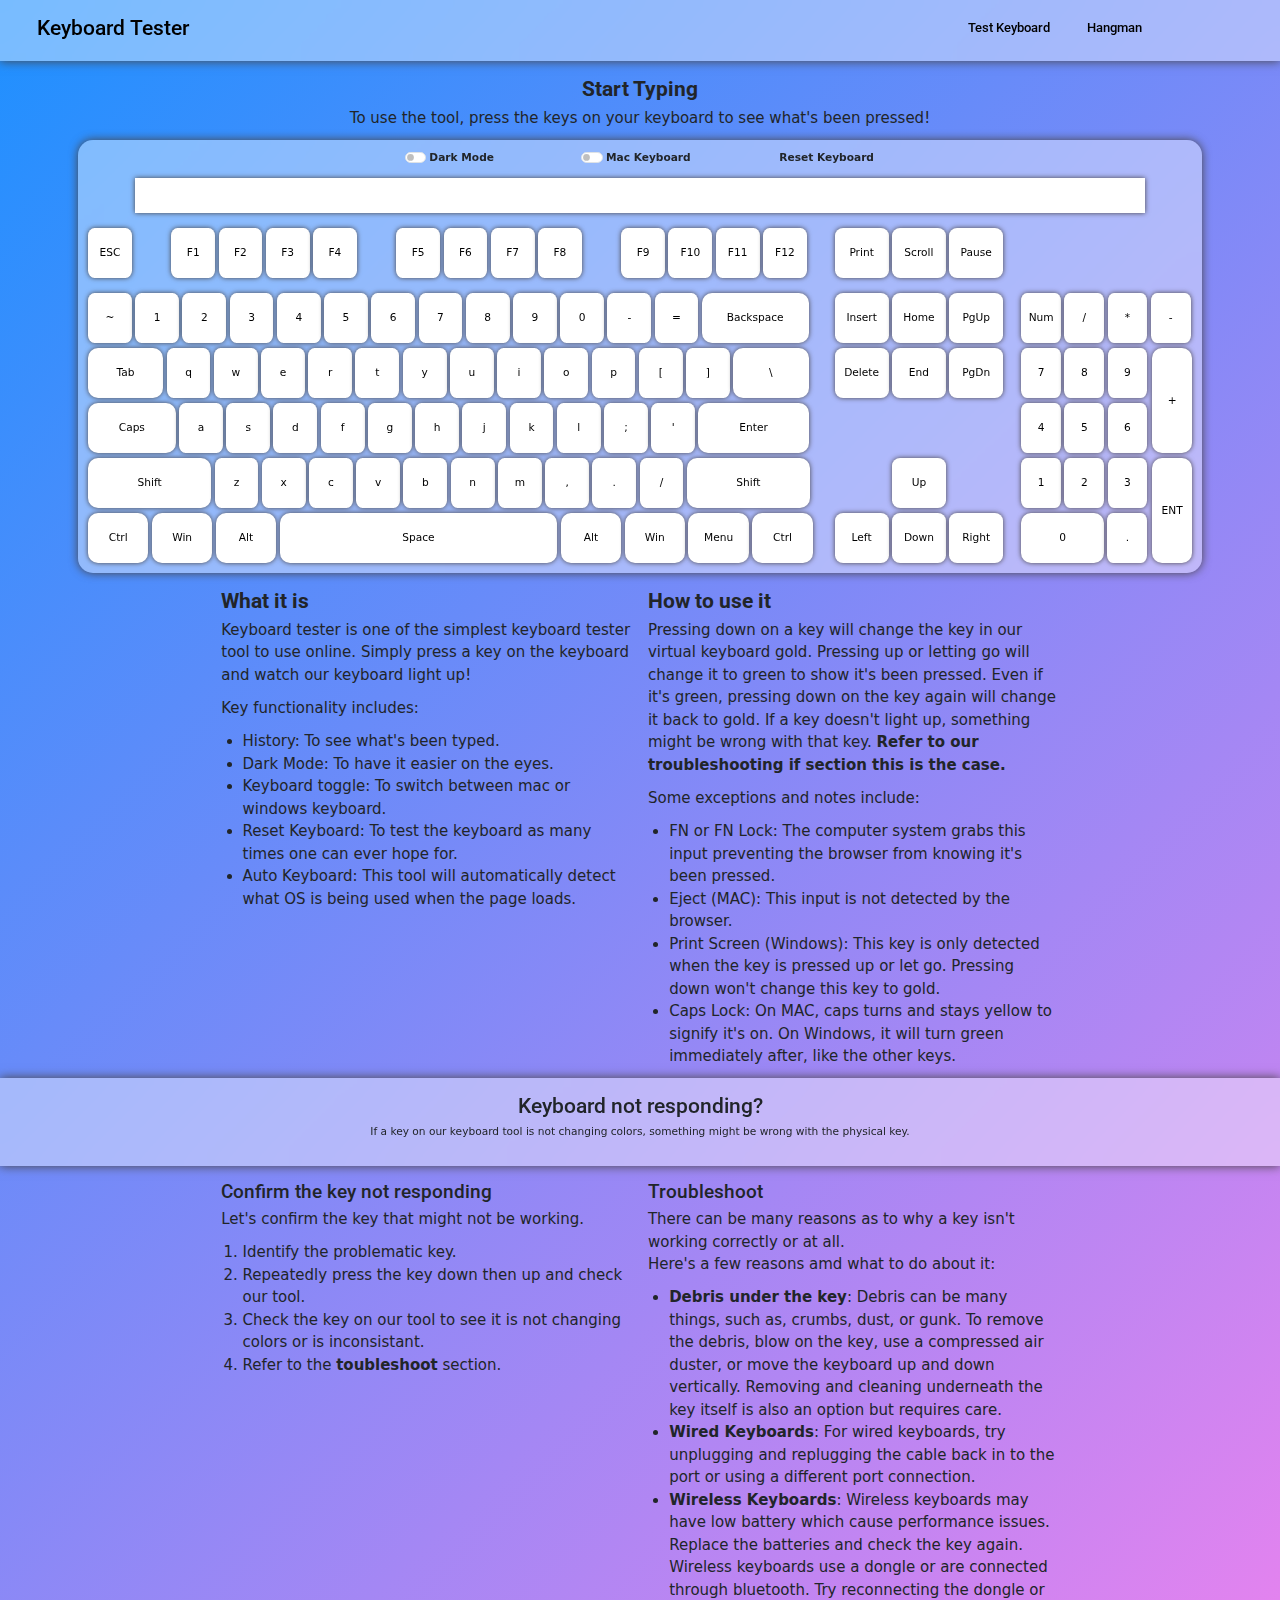
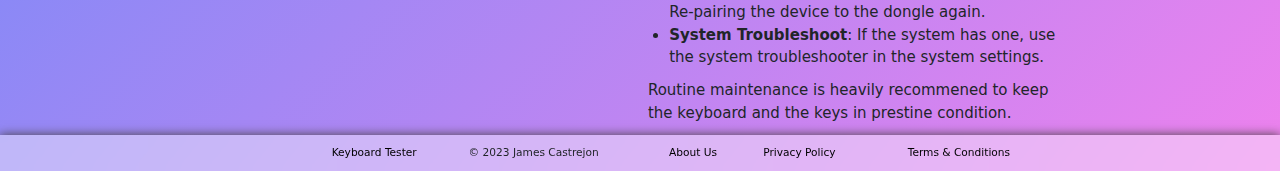
<file: index.html>
<!DOCTYPE html>
<html lang="en">
    <head>
        <title>Keyboard Tester</title>
        <meta chartset="utf-8">
        <meta name="viewport" content="width=device-width, initial-scale=1">
        <meta name="description" content="A simple tool to test your keyboard! Or play a game of hangman!">
        <link rel="stylesheet"  href="styles.css">
        <link rel="stylesheet" href="https://fonts.googleapis.com/css?family=Roboto">
        <script src="scripts.js"></script>
        <!-- Latest compiled and minified CSS -->
        <link href="https://cdn.jsdelivr.net/npm/bootstrap@5.3.2/dist/css/bootstrap.min.css" rel="stylesheet">
        <!-- Latest compiled JavaScript -->
        <script src="https://cdn.jsdelivr.net/npm/bootstrap@5.3.2/dist/js/bootstrap.bundle.min.js"></script>
    </head>
</html>
<body class="d-flex flex-column min-vh-100">
    <div class="container-fluid" id="navbar">
        <div class="row d-flex align-items-center text-center">
            <div class="title col-md-2">
                <a href="/"><h2>Keyboard Tester</h2></a>
            </div>
            <div class="col-md-7"></div>
            <div class="col-md-1">
                <a href="/"><h5>Test Keyboard</h5></a>
            </div>
            <div class="col-md-1">
                <a href="/games/hangman.html"><h5>Hangman</h5></a>
            </div>
        </div>
    </div>
    <div class="container-fluid d-none d-sm-block" id="intro">
        <div class="row d-flex align-items-center text-center">
            <div class="col-md-1"></div>
            <div class="col-md-10">
                <h2><strong>Start Typing</strong></h2>
                <p>To use the tool, press the keys on your keyboard to see what's been pressed!</p>
            </div>
            <div class="col-md-1"></div>
        </div>
    </div>
    <div class="container" id="keyboardContainer">
        <div class="d-none d-sm-block glass" id="keyboard">
            <div class="row d-flex align-items-center text-center">
                <div class="col-md-3"></div>
                <div class="form-check form-switch col-md-2">
                    <input class="form-check-input" id="backgroundSwitch" type="checkbox" role="switch">
                    <label class="form-check-label" for="backgroundSwitch" type="button"><p><strong>Dark Mode</strong></p></label>
                </div>
                <div class="form-check form-switch col-md-2">
                    <input class="form-check-input" id="keyboardSwitch" type="checkbox" role="switch">
                    <label class="form-check-label" for="keyboardSwitch" type="button"><p><strong>Mac Keyboard</strong></p></label>
                </div>
                <div class="col-md-2">
                    <div id="keyboardReset" type="button"><p><Strong>Reset Keyboard</strong></p></div>
                </div>
                <div class="col-md-2"></div>
            </div>
            <div class="row justify-content-center">
                <div class="col-md-11">
                    <p class="overflow-auto" id="history"></p>
                </div>
            </div>
            <div class="row justify-content-center" id="keyboardWindows">
                <div class="col-xs-12 col-lg-8">
                    <div class="list-inline">
                        <button class="one" id="key_esc">ESC</button>
                        <button class="empty-fn">-</button>
                        <button class="one" id="key_f1">F1</button>
                        <button class="one" id="key_f2">F2</button>
                        <button class="one" id="key_f3">F3</button>
                        <button class="one" id="key_f4">F4</button>
                        <button class="empty-fn">-</button>
                        <button class="one" id="key_f5">F5</button>
                        <button class="one" id="key_f6">F6</button>
                        <button class="one" id="key_f7">F7</button>
                        <button class="one" id="key_f8">F8</button>
                        <button class="empty-fn">-</button>
                        <button class="one" id="key_f9">F9</button>
                        <button class="one" id="key_f10">F10</button>
                        <button class="one" id="key_f11">F11</button>
                        <button class="one" id="key_f12">F12</button>
                    </div>
                    <div class="in-between"> </div>
                    <div class="list-inline">
                        <button class="one" id="key_~">~</button>
                        <button class="one" id="key_1">1</button>
                        <button class="one" id="key_2">2</button>
                        <button class="one" id="key_3">3</button>
                        <button class="one" id="key_4">4</button>
                        <button class="one" id="key_5">5</button>
                        <button class="one" id="key_6">6</button>
                        <button class="one" id="key_7">7</button>
                        <button class="one" id="key_8">8</button>
                        <button class="one" id="key_9">9</button>
                        <button class="one" id="key_0">0</button>
                        <button class="one" id="key_-">-</button>
                        <button class="one" id="key_=">=</button>
                        <button class="back" id="key_back">Backspace</button>
                    </div>
                    <div class="list-inline">
                        <button class="tab" id="key_tab">Tab</button>
                        <button class="one" id="key_q">q</button>
                        <button class="one" id="key_w">w</button>
                        <button class="one" id="key_e">e</button>
                        <button class="one" id="key_r">r</button>
                        <button class="one" id="key_t">t</button>
                        <button class="one" id="key_y">y</button>
                        <button class="one" id="key_u">u</button>
                        <button class="one" id="key_i">i</button>
                        <button class="one" id="key_o">o</button>
                        <button class="one" id="key_p">p</button>
                        <button class="one" id="key_[">[</button>
                        <button class="one" id="key_]">]</button>
                        <button class="slace" id="key_\" >\</button>
                    </div>
                    <div class="list-inline">
                        <button class="caps" id="key_caps">Caps</button>
                        <button class="one" id="key_a">a</button>
                        <button class="one" id="key_s">s</button>
                        <button class="one" id="key_d">d</button>
                        <button class="one" id="key_f">f</button>
                        <button class="one" id="key_g">g</button>
                        <button class="one" id="key_h">h</button>
                        <button class="one" id="key_j">j</button>
                        <button class="one" id="key_k">k</button>
                        <button class="one" id="key_l">l</button>
                        <button class="one" id="key_;">;</button>
                        <button class="one" id="key_'">'</button>
                        <button class="ent-btn" id="key_enter">Enter</button>
                    </div>
                    <div class="list-inline">
                        <button class="shift" id="key_shiftLeft">Shift</button>
                        <button class="one" id="key_z">z</button>
                        <button class="one" id="key_x">x</button>
                        <button class="one" id="key_c">c</button>
                        <button class="one" id="key_v">v</button>
                        <button class="one" id="key_b">b</button>
                        <button class="one" id="key_n">n</button>
                        <button class="one" id="key_m">m</button>
                        <button class="one" id="key_,">,</button>
                        <button class="one" id="key_.">.</button>
                        <button class="one" id="key_/">/</button>
                        <button class="shift" id="key_shiftRight">Shift</button>
                    </div>
                    <div class="list-inline">
                        <button class="other" id="key_controlLeft">Ctrl</button>
                        <button class="other" id="key_winLeft">Win</button>
                        <button class="other" id="key_altLeft">Alt</button>
                        <button class="space" id="key_space">Space</button>
                        <button class="other" id="key_altRight">Alt</button>
                        <button class="other" id="key_winRight">Win</button>
                        <button class="other" id="key_menu">Menu</button>
                        <button class="other" id="key_controlRight">Ctrl</button>
                    </div>
                </div>
                <div class="col-lg-2 d-none d-lg-block">
                    <div class="list-inline">
                        <button class="two" id="key_print">Print</button>
                        <button class="two" id="key_scroll">Scroll</button>
                        <button class="two" id="key_pause">Pause</button>
                    </div>
                    <div class="in-between"> </div>
                    <div class="list-inline">
                        <button class="two" id="key_insert">Insert</button>
                        <button class="two" id="key_home">Home</button>
                        <button class="two" id="key_pgup">PgUp</button>
                    </div>
                    <div class="list-inline">
                        <button class="two" id="key_delete">Delete</button>
                        <button class="two" id="key_end">End</button>
                        <button class="two" id="key_pgdn">PgDn</button>
                    </div>
                    <div class="list-inline"></div>
                    <div class="list-inline">
                        <button class="empty-space">-</button>
                        <button class="two" id="key_up">Up</button>
                        <button class="empty-space">-</button>
                    </div>
                    <div class="list-inline">
                        <button class="two" id="key_left">Left</button>
                        <button class="two" id="key_down">Down</button>
                        <button class="two" id="key_right">Right</button>
                    </div>
                </div>
                <div class="col-lg-2 d-none d-lg-block">
                    <div class="list-inline"></div>
                    <div class="in-between"> </div>
                    <div class="list-inline">
                        <button class="three" id="key_lck">Num</button>
                        <button class="three" id="key_division">/</button>
                        <button class="three" id="key_*">*</button>
                        <button class="three" id="key_minus">-</button>
                    </div>
                    <div class="list-inline">
                        <button class="three" id="key_#7">7</button>
                        <button class="three" id="key_#8">8</button>
                        <button class="three" id="key_#9">9</button>
                        <button class="v-btn" id="key_+">+</button>
                    </div>
                    <div class="list-inline">
                        <button class="three" id="key_#4">4</button>
                        <button class="three" id="key_#5">5</button>
                        <button class="three" id="key_#6">6</button>
                    </div>
                    <div class="list-inline">
                        <button class="three" id="key_#1">1</button>
                        <button class="three" id="key_#2">2</button>
                        <button class="three" id="key_#3">3</button>
                        <button class="v-btn" id="key_enter2">ENT</button>
                    </div>
                    <div class="list-inline">
                        <button class="zero" id="key_#0">0</button>
                        <button class="three" id="key_decimal">.</button>
                    </div>
                </div>
            </div>
            <div class="row justify-content-center" id="keyboardMacs">
                <div class="col-xs-12 col-lg-8">
                    <div class="list-inline">
                        <button class="macfn" id="mackey_esc">ESC</button>
                        <button class="macfn" id="mackey_f1">F1</button>
                        <button class="macfn" id="mackey_f2">F2</button>
                        <button class="macfn" id="mackey_f3">F3</button>
                        <button class="macfn" id="mackey_f4">F4</button>
                        <button class="macfn" id="mackey_f5">F5</button>
                        <button class="macfn" id="mackey_f6">F6</button>
                        <button class="macfn" id="mackey_f7">F7</button>
                        <button class="macfn" id="mackey_f8">F8</button>
                        <button class="macfn" id="mackey_f9">F9</button>
                        <button class="macfn" id="mackey_f10">F10</button>
                        <button class="macfn" id="mackey_f11">F11</button>
                        <button class="macfn" id="mackey_f12">F12</button>
                        <button class="macfn grayed" id="key_eject">Eject</button>
                    </div>
                    <div class="in-between"> </div>
                    <div class="list-inline">
                        <button class="one" id="mackey_~">~</button>
                        <button class="one" id="mackey_1">1</button>
                        <button class="one" id="mackey_2">2</button>
                        <button class="one" id="mackey_3">3</button>
                        <button class="one" id="mackey_4">4</button>
                        <button class="one" id="mackey_5">5</button>
                        <button class="one" id="mackey_6">6</button>
                        <button class="one" id="mackey_7">7</button>
                        <button class="one" id="mackey_8">8</button>
                        <button class="one" id="mackey_9">9</button>
                        <button class="one" id="mackey_0">0</button>
                        <button class="one" id="mackey_-">-</button>
                        <button class="one" id="mackey_=">=</button>
                        <button class="back" id="mackey_back">Backspace</button>
                    </div>
                    <div class="list-inline">
                        <button class="tab" id="mackey_tab">Tab</button>
                        <button class="one" id="mackey_q">q</button>
                        <button class="one" id="mackey_w">w</button>
                        <button class="one" id="mackey_e">e</button>
                        <button class="one" id="mackey_r">r</button>
                        <button class="one" id="mackey_t">t</button>
                        <button class="one" id="mackey_y">y</button>
                        <button class="one" id="mackey_u">u</button>
                        <button class="one" id="mackey_i">i</button>
                        <button class="one" id="mackey_o">o</button>
                        <button class="one" id="mackey_p">p</button>
                        <button class="one" id="mackey_[">[</button>
                        <button class="one" id="mackey_]">]</button>
                        <button class="slace" id="mackey_\">\</button>
                    </div>
                    <div class="list-inline">
                        <button class="caps" id="mackey_caps">Caps</button>
                        <button class="one" id="mackey_a">a</button>
                        <button class="one" id="mackey_s">s</button>
                        <button class="one" id="mackey_d">d</button>
                        <button class="one" id="mackey_f">f</button>
                        <button class="one" id="mackey_g">g</button>
                        <button class="one" id="mackey_h">h</button>
                        <button class="one" id="mackey_j">j</button>
                        <button class="one" id="mackey_k">k</button>
                        <button class="one" id="mackey_l">l</button>
                        <button class="one" id="mackey_;">;</button>
                        <button class="one" id="mackey_'">'</button>
                        <button class="ent-btn" id="mackey_enter">Enter</button>
                    </div>
                    <div class="list-inline">
                        <button class="shift" id="mackey_shiftLeft">Shift</button>
                        <button class="one" id="mackey_z">z</button>
                        <button class="one" id="mackey_x">x</button>
                        <button class="one" id="mackey_c">c</button>
                        <button class="one" id="mackey_v">v</button>
                        <button class="one" id="mackey_b">b</button>
                        <button class="one" id="mackey_n">n</button>
                        <button class="one" id="mackey_m">m</button>
                        <button class="one" id="mackey_,">,</button>
                        <button class="one" id="mackey_.">.</button>
                        <button class="one" id="mackey_/">/</button>
                        <button class="shift" id="mackey_shiftRight">Shift</button>
                    </div>
                    <div class="list-inline">
                        <button class="macother" id="mackey_controlLeft">Ctrl</button>
                        <button class="other" id="mackey_altLeft">Opt</button>
                        <button class="macother" id="mackey_winLeft">Cmd</button>
                        <button class="space" id="mackey_space">Space</button>
                        <button class="macother" id="mackey_winRight">Cmd</button>
                        <button class="other" id="mackey_altRight">Opt</button>
                        <button class="macother" id="mackey_controlRight" >Ctrl</button>
                    </div>
                </div>
                <div class="col-md-2 d-none d-lg-block">
                    <div class="list-inline">
                        <button class="two" id="key_f13">F13</button>
                        <button class="two" id="key_f14">F14</button>
                        <button class="two" id="key_f15">F15</button>
                    </div>
                    <div class="in-between"> </div>
                    <div class="list-inline">
                        <button class="two grayed" id="key_fn">fn</button>
                        <button class="two" id="mackey_home">Home</button>
                        <button class="two" id="mackey_pgup">PgUp</button>
                    </div>
                    <div class="list-inline">
                        <button class="two" id="mackey_delete">Delete</button>
                        <button class="two" id="mackey_end">End</button>
                        <button class="two" id="mackey_pgdn">PgDn</button>
                    </div>
                    <div class="list-inline"></div>
                    <div class="list-inline">
                        <button class="empty-space">-</button>
                        <button class="two" id="mackey_up">Up</button>
                        <button class="empty-space">-</button>
                    </div>
                    <div class="list-inline">
                        <button class="two" id="mackey_left">Left</button>
                        <button class="two" id="mackey_down">Down</button>
                        <button class="two" id="mackey_right">Right</button>
                    </div>
                </div>
                <div class="col-md-2 d-none d-lg-block">
                    <div class="list-inline">
                        <button class="three" id="key_f16">F16</button>
                        <button class="three" id="key_f17">F17</button>
                        <button class="three" id="key_f18">F18</button>
                        <button class="three" id="key_f19">F19</button>
                    </div>
                    <div class="in-between"> </div>
                    <div class="list-inline">
                        <button class="three" id="key_clr">Clr</button>
                        <button class="three" id="mackey_=2">=</button>
                        <button class="three" id="mackey_division">/</button>
                        <button class="three" id="mackey_*">*</button>
                    </div>
                    <div class="list-inline">
                        <button class="three" id="mackey_#7">7</button>
                        <button class="three" id="mackey_#8">8</button>
                        <button class="three" id="mackey_#9">9</button>
                        <button class="three" id="mackey_minus">-</button>
                    </div>
                    <div class="list-inline">
                        <button class="three" id="mackey_#4">4</button>
                        <button class="three" id="mackey_#5">5</button>
                        <button class="three" id="mackey_#6">6</button>
                        <button class="three" id="mackey_+">+</button>
                    </div>
                    <div class="list-inline">
                        <button class="three" id="mackey_#1">1</button>
                        <button class="three" id="mackey_#2">2</button>
                        <button class="three" id="mackey_#3">3</button>
                        <button class="v-btn" id="mackey_enter2">ENT</button>
                    </div>
                    <div class="list-inline">
                        <button class="zero" id="mackey_#0">0</button>
                        <button class="three" id="mackey_decimal">.</button>
                    </div>
                </div>
            </div>
        </div>
    </div>
    <div>
        <div class="d-block d-sm-none glass" id="keyboardNotice">
            <p class="text-center">Virtual keyboard is hidden on small screens. Keyboard Tester is meant to test physical keyboards. On screen keyboards cannot affect the virtual buttons on this site.</p>
        </div>
    </div>
    <div id="context" class="container-fluid d-sm-block">
        <div class="row">
            <div class="col-md-2"></div>
            <div class="col-md-4">
                <h2><strong>What it is</strong></h2>
                <p>Keyboard tester is one of the simplest keyboard tester tool to use online. Simply press a key on the keyboard and watch our keyboard light up!</p>
                <p>Key functionality includes:</p>
                <ul>
                    <li>History: To see what's been typed.</li>
                    <li>Dark Mode: To have it easier on the eyes.</li>
                    <li>Keyboard toggle: To switch between mac or windows keyboard.</li>
                    <li>Reset Keyboard: To test the keyboard as many times one can ever hope for.</li>
                    <li>Auto Keyboard: This tool will automatically detect what OS is being used when the page loads.</li>
                </ul>
            </div>
            <div class="col-md-4">
                <h2><strong>How to use it</strong></h2>
                <p>Pressing down on a key will change the key in our virtual keyboard gold. Pressing up or letting go will change it to green to show it's been pressed. Even if it's green, pressing down on the key again will change it back to gold. If a key doesn't light up, something might be wrong with that key. <strong>Refer to our troubleshooting if section this is the case.</strong></p>
                <p>Some exceptions and notes include:</p>
                <ul>
                    <li>FN or FN Lock: The computer system grabs this input preventing the browser from knowing it's been pressed.</li>
                    <li>Eject (MAC): This input is not detected by the browser.</li>
                    <li>Print Screen (Windows): This key is only detected when the key is pressed up or let go. Pressing down won't change this key to gold.</li>
                    <li>Caps Lock: On MAC, caps turns and stays yellow to signify it's on. On Windows, it will turn green immediately after, like the other keys.</li>
                </ul>
            </div>
            <div class="col-md-2"></div>
        </div>
    </div>
    <div class="container-fluid" id="navbar">
        <div class="row d-flex align-items-center text-center">
            <h2>Keyboard not responding?</h2>
            <p>If a key on our keyboard tool is not changing colors, something might be wrong with the physical key.</p>
        </div>
    </div>
    <div id="context" class="container-fluid d-sm-block">
        <div class="row">
            <div class="col-md-2"></div>
            <div class="col-md-4">
                <h3>Confirm the key not responding</h3>
                <p>Let's confirm the key that might not be working.</p>
                <ol>
                    <li>Identify the problematic key.</li>
                    <li>Repeatedly press the key down then up and check our tool.</li>
                    <li>Check the key on our tool to see it is not changing colors or is inconsistant.</li>
                    <li>Refer to the <strong>toubleshoot</strong> section.</li>
                </ol>
            </div>
            <div class="col-md-4">
                <h3>Troubleshoot</h3>
                <p>There can be many reasons as to why a key isn't working correctly or at all.<br>Here's a few reasons amd what to do about it:</p>
                <ul>
                    <li><strong>Debris under the key</strong>: Debris can be many things, such as, crumbs, dust, or gunk. To remove the debris, blow on the key, use a compressed air duster, or move the keyboard up and down vertically. Removing and cleaning underneath the key itself is also an option but requires care.</li>
                    <li><strong>Wired Keyboards</strong>: For wired keyboards, try unplugging and replugging the cable back in to the port or using a different port connection.</li>
                    <li><strong>Wireless Keyboards</strong>: Wireless keyboards may have low battery which cause performance issues. Replace the batteries and check the key again. Wireless keyboards use a dongle or are connected through bluetooth. Try reconnecting the dongle or Re-pairing the device to the dongle again.</li>
                    <li><strong>System Troubleshoot</strong>: If the system has one, use the system troubleshooter in the system settings.</li>
                </ul>
                <p>Routine maintenance is heavily recommened to keep the keyboard and the keys in prestine condition.</p>
            </div>
            <div class="col-md-2"></div>
        </div>
    </div>
    <footer class="container-fluid mt-auto" id="footer">
        <div class="row  d-flex align-items-center text-center">
            <div class="col-md-3">
            </div>
            <div class="title col-md-1">
                <a href="/">Keyboard Tester</a>
            </div>
            <div class="col-md-2">
                <a>&#169 2023 James Castrejon</a>
            </div>
            <div class="col-md-1">
                <a href="/pages/about-us.html">About Us</a>
            </div>
            <div class="col-md-1">
                <a href="/pages/privacy-policy.html">Privacy Policy</a>
            </div>
            <div class="col-md-2">
                <a href="/pages/terms-and-conditions.html">Terms & Conditions</a>
            </div>
            <div class="col-md-2">
        </div>
    </footer>
</body>
</file>
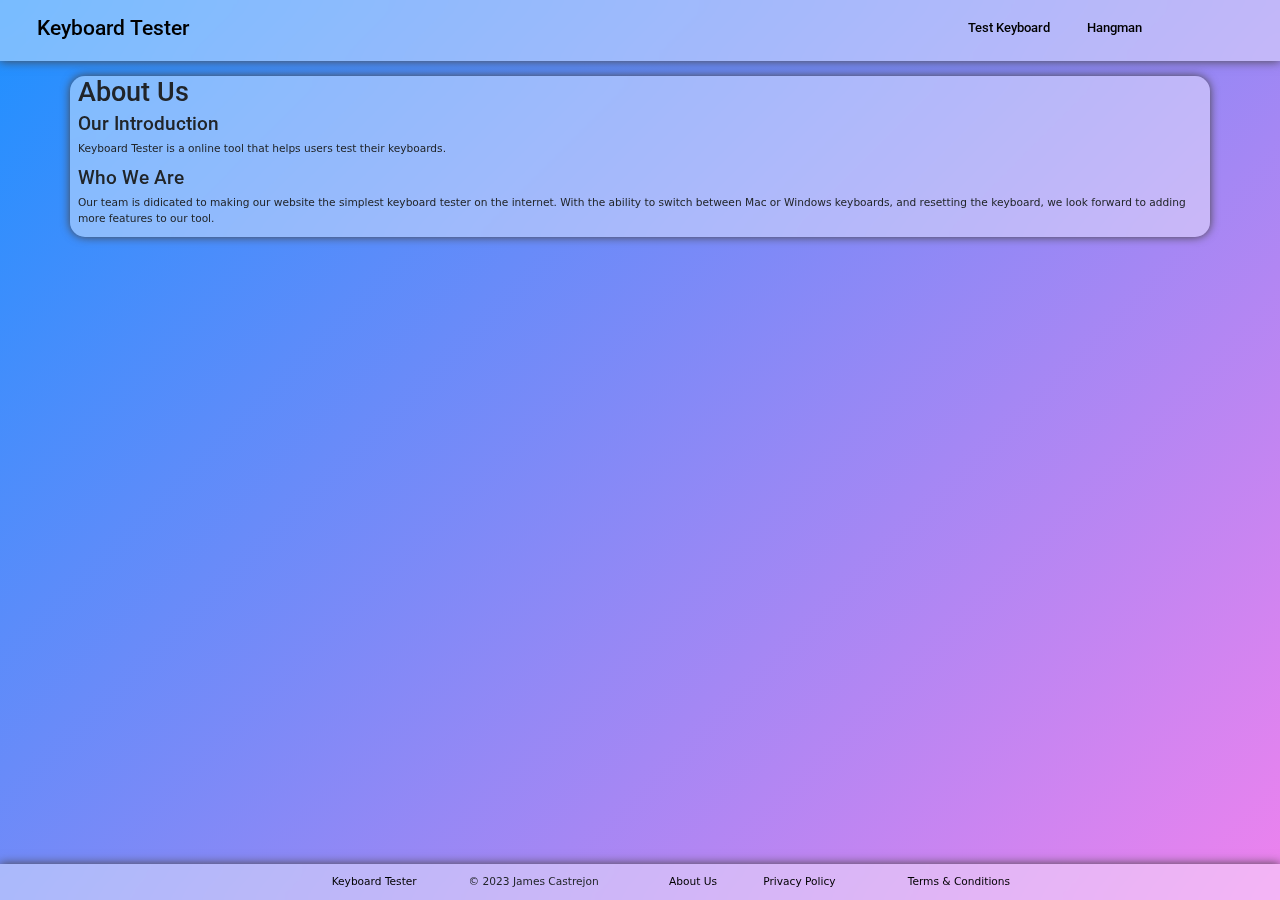
<file: About Us.html>
<!DOCTYPE html>
<html lang="en">
    <head>
        <title>About Us</title>
        <meta chartset="utf-8">
        <meta name="viewport" content="width=device-width, initial-scale=1">
        <link rel="stylesheet"  href="styles.css">
        <link rel="stylesheet" href="https://fonts.googleapis.com/css?family=Roboto">
        <script src="scripts.js"></script>
        <!-- Latest compiled and minified CSS -->
        <link href="https://cdn.jsdelivr.net/npm/bootstrap@5.3.2/dist/css/bootstrap.min.css" rel="stylesheet">
        <!-- Latest compiled JavaScript -->
        <script src="https://cdn.jsdelivr.net/npm/bootstrap@5.3.2/dist/js/bootstrap.bundle.min.js"></script>
    </head>
</html>
<body class="d-flex flex-column min-vh-100">
    <div class="container-fluid" id="navbar">
        <div class="row d-flex align-items-center text-center">
            <div class="col-md-2">
                <a href="https://keyboard-tester.net/"><h2>Keyboard Tester</h2></a>
            </div>
            <div class="col-md-7"></div>
            <div class="col-md-1">
                <a href="https://keyboard-tester.net/"><h5>Test Keyboard</h5></a>
            </div>
            <div class="col-md-1">
                <a href="Hangman.html"><h5>Hangman</h5></a>
            </div>
        </div>
    </div>
    <div class="container glass" id="privacyPolicy">
        <h1>About Us</h1>
        <h3>Our Introduction</h3>

        <p>Keyboard Tester is a online tool that helps users test their keyboards.</p>

        <h3>Who We Are</h3>

        <p>Our team is didicated to making our website the simplest keyboard tester on the internet. With the ability to switch between Mac or Windows keyboards, and resetting the keyboard, we look forward to adding more features to our tool.</p>
    </div>
    <footer class="container-fluid mt-auto" id="footer">
        <div class="row  d-flex align-items-center text-center">
            <div class="col-md-3">
            </div>
            <div class="col-md-1">
                <a href="https://keyboard-tester.net/">Keyboard Tester</a>
            </div>
            <div class="col-md-2">
                <a>&#169 2023 James Castrejon</a>
            </div>
            <div class="col-md-1">
                <a href="about-us.html">About Us</a>
            </div>
            <div class="col-md-1">
                <a href="privacy-policy.html">Privacy Policy</a>
            </div>
            <div class="col-md-2">
                <a href="terms-and-conditions.html">Terms & Conditions</a>
            </div>
            <div class="col-md-2">
        </div>
    </footer>
</body>
</file>
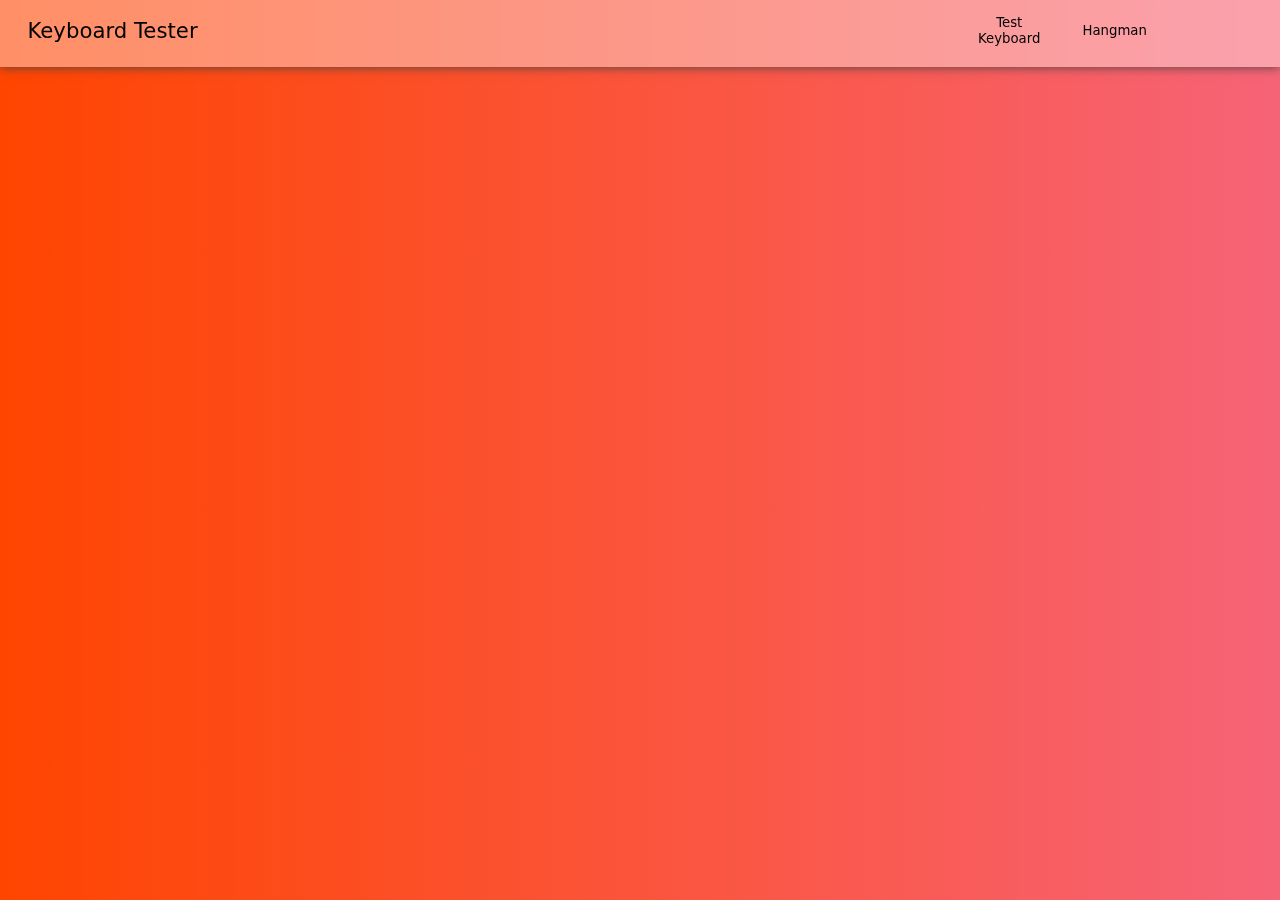
<file: Hangman.html>
<!DOCTYPE html>
<html lang="en">
    <head>
        <title>Hangman</title>
        <meta chartset="utf-8">
        <meta name="viewport" content="width=device-width, initial-scale=1">
        <link rel="stylesheet" href="StyleSheet.css">
        <script src="Script.js"></script>
        <!-- Latest compiled and minified CSS -->
        <link href="https://cdn.jsdelivr.net/npm/bootstrap@5.3.2/dist/css/bootstrap.min.css" rel="stylesheet">
        <!-- Latest compiled JavaScript -->
        <script src="https://cdn.jsdelivr.net/npm/bootstrap@5.3.2/dist/js/bootstrap.bundle.min.js"></script>
    </head>
</html>
<body>
    <div class="container-fluid" id="navbar">
        <div class="row d-flex align-items-center text-center">
            <div class="col-md-2">
                <a href="Keyboard.html"><h2>Keyboard Tester</h2></a>
            </div>
            <div class="col-md-7"></div>
            <div class="col-md-1">
                <a href="Keyboard.html"><h5>Test Keyboard</h5></a>
            </div>
            <div class="col-md-1">
                <a href="Hangman.html"><h5>Hangman</h5></a>
            </div>
        </div>
    </div>
    <div class="container">
        
    </div>
</body>
</file>
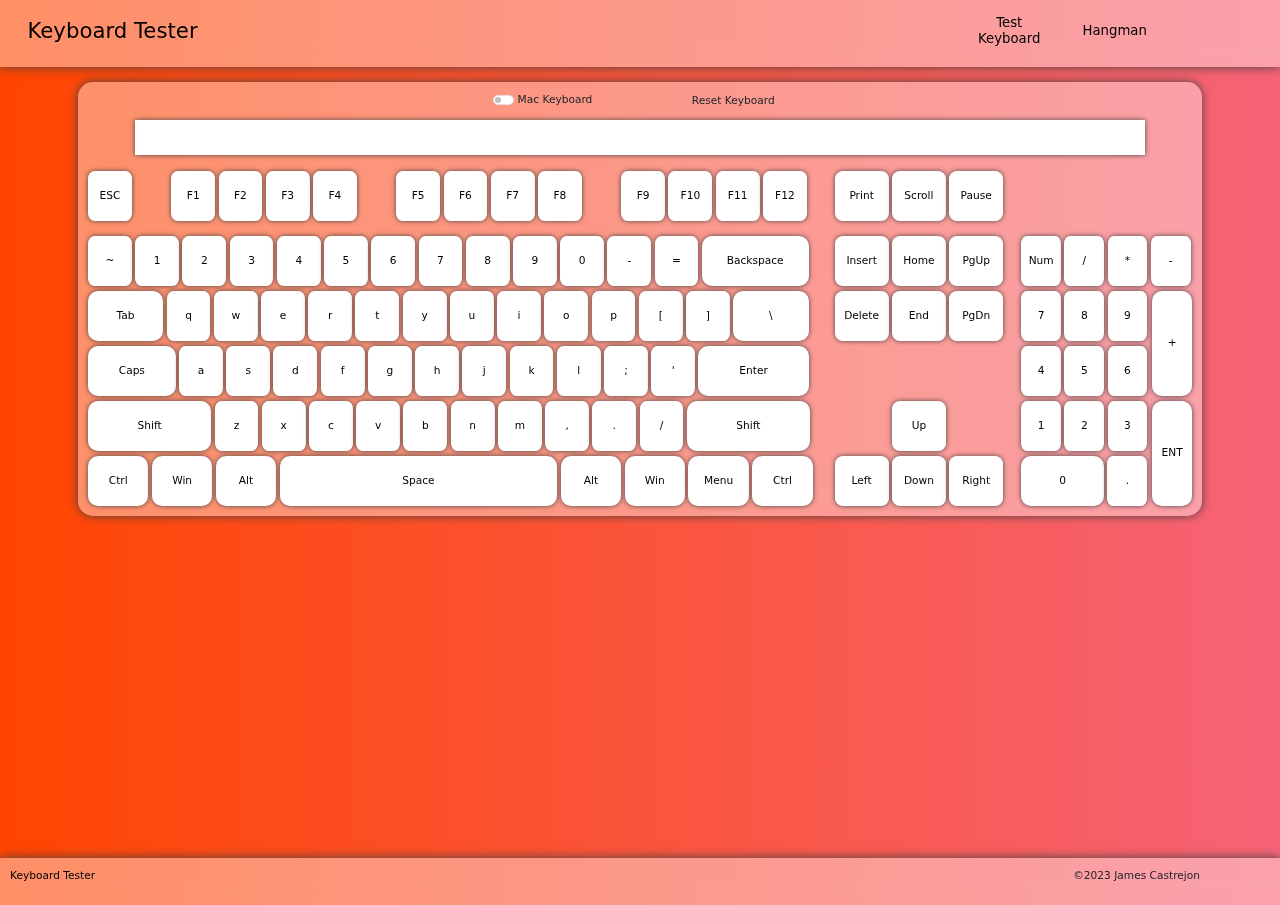
<file: Keyboard.html>
<!--TODO: Accessability Toggle (Color Blind Mode, Hearing Impaired)-->
<!DOCTYPE html>
<html lang="en">
    <head>
        <title>Keyboard Tester</title>
        <meta chartset="utf-8">
        <meta name="viewport" content="width=device-width, initial-scale=1">
        <link rel="stylesheet" href="StyleSheet.css">
        <script src="Script.js"></script>
        <!-- Latest compiled and minified CSS -->
        <link href="https://cdn.jsdelivr.net/npm/bootstrap@5.3.2/dist/css/bootstrap.min.css" rel="stylesheet">
        <!-- Latest compiled JavaScript -->
        <script src="https://cdn.jsdelivr.net/npm/bootstrap@5.3.2/dist/js/bootstrap.bundle.min.js"></script>
    </head>
</html>
<body>
    <div class="container-fluid" id="navbar">
        <div class="row d-flex align-items-center text-center">
            <div class="col-md-2">
                <a href="Keyboard.html"><h2>Keyboard Tester</h2></a>
            </div>
            <div class="col-md-7"></div>
            <div class="col-md-1">
                <a href="Keyboard.html"><h5>Test Keyboard</h5></a>
            </div>
            <div class="col-md-1">
                <a href="Hangman.html"><h5>Hangman</h5></a>
            </div>
        </div>
    </div>
    <div class="container">
        <div class="d-none d-sm-block" id="keyboard">
            <div class="row d-flex align-items-center text-center">
                <div class="col-md-4"></div>
                <div class="form-check form-switch col-md-2">
                    <input class="form-check-input" id="keyboardSwitch" type="checkbox" role="switch">
                    <label class="form-check-label" for="keyboardSwitch" type="button"><p>Mac Keyboard</p></label>
                </div>
                <div class="col-md-2">
                    <div id="keyboardReset" type="button"><p>Reset Keyboard</p></div>
                </div>
                <div class="col-md-4"></div>
            </div>
            <div class="row justify-content-center">
                <div class="col-md-11">
                    <p class="overflow-auto" id="history"></p>
                </div>
            </div>
            <div class="row justify-content-center" id="keyboardWindows">
                <div class="col-xs-12 col-lg-8">
                    <div class="list-inline">
                        <button class="one" id="key_esc">ESC</button>
                        <button class="empty-fn">-</button>
                        <button class="one" id="key_f1">F1</button>
                        <button class="one" id="key_f2">F2</button>
                        <button class="one" id="key_f3">F3</button>
                        <button class="one" id="key_f4">F4</button>
                        <button class="empty-fn">-</button>
                        <button class="one" id="key_f5">F5</button>
                        <button class="one" id="key_f6">F6</button>
                        <button class="one" id="key_f7">F7</button>
                        <button class="one" id="key_f8">F8</button>
                        <button class="empty-fn">-</button>
                        <button class="one" id="key_f9">F9</button>
                        <button class="one" id="key_f10">F10</button>
                        <button class="one" id="key_f11">F11</button>
                        <button class="one" id="key_f12">F12</button>
                    </div>
                    <div class="in-between"> </div>
                    <div class="list-inline">
                        <button class="one" id="key_~">~</button>
                        <button class="one" id="key_1">1</button>
                        <button class="one" id="key_2">2</button>
                        <button class="one" id="key_3">3</button>
                        <button class="one" id="key_4">4</button>
                        <button class="one" id="key_5">5</button>
                        <button class="one" id="key_6">6</button>
                        <button class="one" id="key_7">7</button>
                        <button class="one" id="key_8">8</button>
                        <button class="one" id="key_9">9</button>
                        <button class="one" id="key_0">0</button>
                        <button class="one" id="key_-">-</button>
                        <button class="one" id="key_=">=</button>
                        <button class="back" id="key_back">Backspace</button>
                    </div>
                    <div class="list-inline">
                        <button class="tab" id="key_tab">Tab</button>
                        <button class="one" id="key_q">q</button>
                        <button class="one" id="key_w">w</button>
                        <button class="one" id="key_e">e</button>
                        <button class="one" id="key_r">r</button>
                        <button class="one" id="key_t">t</button>
                        <button class="one" id="key_y">y</button>
                        <button class="one" id="key_u">u</button>
                        <button class="one" id="key_i">i</button>
                        <button class="one" id="key_o">o</button>
                        <button class="one" id="key_p">p</button>
                        <button class="one" id="key_[">[</button>
                        <button class="one" id="key_]">]</button>
                        <button class="slace" id="key_\" >\</button>
                    </div>
                    <div class="list-inline">
                        <button class="caps" id="key_caps">Caps</button>
                        <button class="one" id="key_a">a</button>
                        <button class="one" id="key_s">s</button>
                        <button class="one" id="key_d">d</button>
                        <button class="one" id="key_f">f</button>
                        <button class="one" id="key_g">g</button>
                        <button class="one" id="key_h">h</button>
                        <button class="one" id="key_j">j</button>
                        <button class="one" id="key_k">k</button>
                        <button class="one" id="key_l">l</button>
                        <button class="one" id="key_;">;</button>
                        <button class="one" id="key_'">'</button>
                        <button class="ent-btn" id="key_enter">Enter</button>
                    </div>
                    <div class="list-inline">
                        <button class="shift" id="key_shiftLeft">Shift</button>
                        <button class="one" id="key_z">z</button>
                        <button class="one" id="key_x">x</button>
                        <button class="one" id="key_c">c</button>
                        <button class="one" id="key_v">v</button>
                        <button class="one" id="key_b">b</button>
                        <button class="one" id="key_n">n</button>
                        <button class="one" id="key_m">m</button>
                        <button class="one" id="key_,">,</button>
                        <button class="one" id="key_.">.</button>
                        <button class="one" id="key_/">/</button>
                        <button class="shift" id="key_shiftRight">Shift</button>
                    </div>
                    <div class="list-inline">
                        <button class="other" id="key_controlLeft">Ctrl</button>
                        <button class="other" id="key_winLeft">Win</button>
                        <button class="other" id="key_altLeft">Alt</button>
                        <button class="space" id="key_space">Space</button>
                        <button class="other" id="key_altRight">Alt</button>
                        <button class="other" id="key_winRight">Win</button>
                        <button class="other" id="key_menu">Menu</button>
                        <button class="other" id="key_controlRight">Ctrl</button>
                    </div>
                </div>
                <div class="col-lg-2 d-none d-lg-block">
                    <div class="list-inline">
                        <button class="two" id="key_print">Print</button>
                        <button class="two" id="key_scroll">Scroll</button>
                        <button class="two" id="key_pause">Pause</button>
                    </div>
                    <div class="in-between"> </div>
                    <div class="list-inline">
                        <button class="two" id="key_insert">Insert</button>
                        <button class="two" id="key_home">Home</button>
                        <button class="two" id="key_pgup">PgUp</button>
                    </div>
                    <div class="list-inline">
                        <button class="two" id="key_delete">Delete</button>
                        <button class="two" id="key_end">End</button>
                        <button class="two" id="key_pgdn">PgDn</button>
                    </div>
                    <div class="list-inline"></div>
                    <div class="list-inline">
                        <button class="empty-space">-</button>
                        <button class="two" id="key_up">Up</button>
                        <button class="empty-space">-</button>
                    </div>
                    <div class="list-inline">
                        <button class="two" id="key_left">Left</button>
                        <button class="two" id="key_down">Down</button>
                        <button class="two" id="key_right">Right</button>
                    </div>
                </div>
                <div class="col-lg-2 d-none d-lg-block">
                    <div class="list-inline"></div>
                    <div class="in-between"> </div>
                    <div class="list-inline">
                        <button class="three" id="key_lck">Num</button>
                        <button class="three" id="key_division">/</button>
                        <button class="three" id="key_*">*</button>
                        <button class="three" id="key_minus">-</button>
                    </div>
                    <div class="list-inline">
                        <button class="three" id="key_#7">7</button>
                        <button class="three" id="key_#8">8</button>
                        <button class="three" id="key_#9">9</button>
                        <button class="v-btn" id="key_+">+</button>
                    </div>
                    <div class="list-inline">
                        <button class="three" id="key_#4">4</button>
                        <button class="three" id="key_#5">5</button>
                        <button class="three" id="key_#6">6</button>
                    </div>
                    <div class="list-inline">
                        <button class="three" id="key_#1">1</button>
                        <button class="three" id="key_#2">2</button>
                        <button class="three" id="key_#3">3</button>
                        <button class="v-btn" id="key_enter2">ENT</button>
                    </div>
                    <div class="list-inline">
                        <button class="zero" id="key_#0">0</button>
                        <button class="three" id="key_decimal">.</button>
                    </div>
                </div>
            </div>
            <div class="row justify-content-center" id="keyboardMacs">
                <div class="col-xs-12 col-lg-8">
                    <div class="list-inline">
                        <button class="macfn" id="mackey_esc">ESC</button>
                        <button class="macfn" id="mackey_f1">F1</button>
                        <button class="macfn" id="mackey_f2">F2</button>
                        <button class="macfn" id="mackey_f3">F3</button>
                        <button class="macfn" id="mackey_f4">F4</button>
                        <button class="macfn" id="mackey_f5">F5</button>
                        <button class="macfn" id="mackey_f6">F6</button>
                        <button class="macfn" id="mackey_f7">F7</button>
                        <button class="macfn" id="mackey_f8">F8</button>
                        <button class="macfn" id="mackey_f9">F9</button>
                        <button class="macfn" id="mackey_f10">F10</button>
                        <button class="macfn" id="mackey_f11">F11</button>
                        <button class="macfn" id="mackey_f12">F12</button>
                        <button class="macfn grayed" id="key_eject">Eject</button>
                    </div>
                    <div class="in-between"> </div>
                    <div class="list-inline">
                        <button class="one" id="mackey_~">~</button>
                        <button class="one" id="mackey_1">1</button>
                        <button class="one" id="mackey_2">2</button>
                        <button class="one" id="mackey_3">3</button>
                        <button class="one" id="mackey_4">4</button>
                        <button class="one" id="mackey_5">5</button>
                        <button class="one" id="mackey_6">6</button>
                        <button class="one" id="mackey_7">7</button>
                        <button class="one" id="mackey_8">8</button>
                        <button class="one" id="mackey_9">9</button>
                        <button class="one" id="mackey_0">0</button>
                        <button class="one" id="mackey_-">-</button>
                        <button class="one" id="mackey_=">=</button>
                        <button class="back" id="mackey_back">Backspace</button>
                    </div>
                    <div class="list-inline">
                        <button class="tab" id="mackey_tab">Tab</button>
                        <button class="one" id="mackey_q">q</button>
                        <button class="one" id="mackey_w">w</button>
                        <button class="one" id="mackey_e">e</button>
                        <button class="one" id="mackey_r">r</button>
                        <button class="one" id="mackey_t">t</button>
                        <button class="one" id="mackey_y">y</button>
                        <button class="one" id="mackey_u">u</button>
                        <button class="one" id="mackey_i">i</button>
                        <button class="one" id="mackey_o">o</button>
                        <button class="one" id="mackey_p">p</button>
                        <button class="one" id="mackey_[">[</button>
                        <button class="one" id="mackey_]">]</button>
                        <button class="slace" id="mackey_\">\</button>
                    </div>
                    <div class="list-inline">
                        <button class="caps" id="mackey_caps">Caps</button>
                        <button class="one" id="mackey_a">a</button>
                        <button class="one" id="mackey_s">s</button>
                        <button class="one" id="mackey_d">d</button>
                        <button class="one" id="mackey_f">f</button>
                        <button class="one" id="mackey_g">g</button>
                        <button class="one" id="mackey_h">h</button>
                        <button class="one" id="mackey_j">j</button>
                        <button class="one" id="mackey_k">k</button>
                        <button class="one" id="mackey_l">l</button>
                        <button class="one" id="mackey_;">;</button>
                        <button class="one" id="mackey_'">'</button>
                        <button class="ent-btn" id="mackey_enter">Enter</button>
                    </div>
                    <div class="list-inline">
                        <button class="shift" id="mackey_shiftLeft">Shift</button>
                        <button class="one" id="mackey_z">z</button>
                        <button class="one" id="mackey_x">x</button>
                        <button class="one" id="mackey_c">c</button>
                        <button class="one" id="mackey_v">v</button>
                        <button class="one" id="mackey_b">b</button>
                        <button class="one" id="mackey_n">n</button>
                        <button class="one" id="mackey_m">m</button>
                        <button class="one" id="mackey_,">,</button>
                        <button class="one" id="mackey_.">.</button>
                        <button class="one" id="mackey_/">/</button>
                        <button class="shift" id="mackey_shiftRight">Shift</button>
                    </div>
                    <div class="list-inline">
                        <button class="macother" id="mackey_controlLeft">Ctrl</button>
                        <button class="other" id="mackey_altLeft">Opt</button>
                        <button class="macother" id="mackey_winLeft">Cmd</button>
                        <button class="space" id="mackey_space">Space</button>
                        <button class="macother" id="mackey_winRight">Cmd</button>
                        <button class="other" id="mackey_altRight">Opt</button>
                        <button class="macother" id="mackey_controlRight" >Ctrl</button>
                    </div>
                </div>
                <div class="col-md-2 d-none d-lg-block">
                    <div class="list-inline">
                        <button class="two" id="key_f13">F13</button>
                        <button class="two" id="key_f14">F14</button>
                        <button class="two" id="key_f15">F15</button>
                    </div>
                    <div class="in-between"> </div>
                    <div class="list-inline">
                        <button class="two grayed" id="key_fn">fn</button>
                        <button class="two" id="mackey_home">Home</button>
                        <button class="two" id="mackey_pgup">PgUp</button>
                    </div>
                    <div class="list-inline">
                        <button class="two" id="mackey_delete">Delete</button>
                        <button class="two" id="mackey_end">End</button>
                        <button class="two" id="mackey_pgdn">PgDn</button>
                    </div>
                    <div class="list-inline"></div>
                    <div class="list-inline">
                        <button class="empty-space">-</button>
                        <button class="two" id="mackey_up">Up</button>
                        <button class="empty-space">-</button>
                    </div>
                    <div class="list-inline">
                        <button class="two" id="mackey_left">Left</button>
                        <button class="two" id="mackey_down">Down</button>
                        <button class="two" id="mackey_right">Right</button>
                    </div>
                </div>
                <div class="col-md-2 d-none d-lg-block">
                    <div class="list-inline">
                        <button class="three" id="key_f16">F16</button>
                        <button class="three" id="key_f17">F17</button>
                        <button class="three" id="key_f18">F18</button>
                        <button class="three" id="key_f19">F19</button>
                    </div>
                    <div class="in-between"> </div>
                    <div class="list-inline">
                        <button class="three" id="key_clr">Clr</button>
                        <button class="three" id="mackey_=2">=</button>
                        <button class="three" id="mackey_division">/</button>
                        <button class="three" id="mackey_*">*</button>
                    </div>
                    <div class="list-inline">
                        <button class="three" id="mackey_#7">7</button>
                        <button class="three" id="mackey_#8">8</button>
                        <button class="three" id="mackey_#9">9</button>
                        <button class="three" id="mackey_minus">-</button>
                    </div>
                    <div class="list-inline">
                        <button class="three" id="mackey_#4">4</button>
                        <button class="three" id="mackey_#5">5</button>
                        <button class="three" id="mackey_#6">6</button>
                        <button class="three" id="mackey_+">+</button>
                    </div>
                    <div class="list-inline">
                        <button class="three" id="mackey_#1">1</button>
                        <button class="three" id="mackey_#2">2</button>
                        <button class="three" id="mackey_#3">3</button>
                        <button class="v-btn" id="mackey_enter2">ENT</button>
                    </div>
                    <div class="list-inline">
                        <button class="zero" id="mackey_#0">0</button>
                        <button class="three" id="mackey_decimal">.</button>
                    </div>
                </div>
            </div>
        </div>
    </div>
    <div>
        <div class="d-block d-sm-none" id="keyboardNotice">
            <p class="text-center">Virtual keyboard is hidden on mobile devices. Keyboard Tester is meant to test physical keyboards. On screen keyboards cannot affect the virtual buttons on this site.</p>
        </div>
    </div>
    <footer class="container-fluid fixed-bottom" id="footer">
        <div class="row">
            <div class="col-md-2">
                <a href="">Keyboard Tester</a>
            </div>
            <div class="col-md-8"></div>
            <div class="col-md-2">
                <p>©2023 James Castrejon</p>
            </div>
        </div>
    </footer>
</body>
</file>
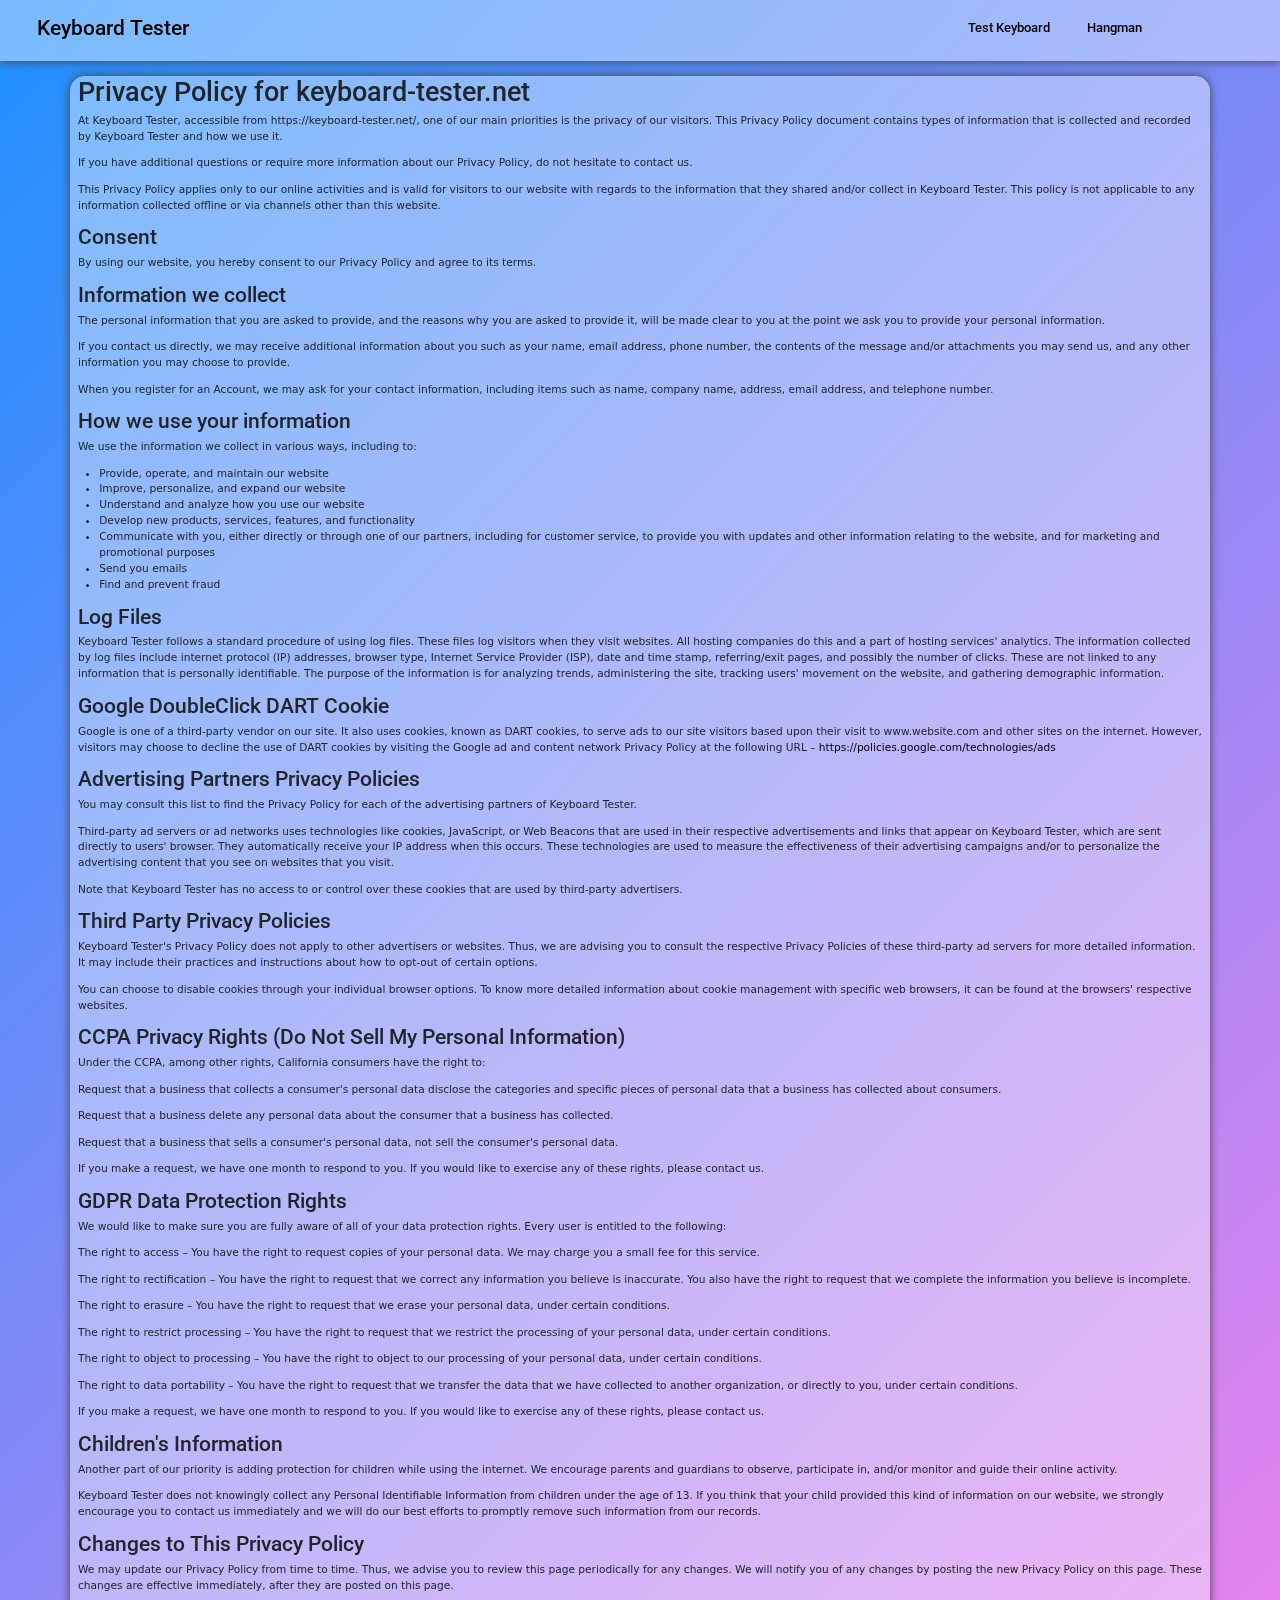
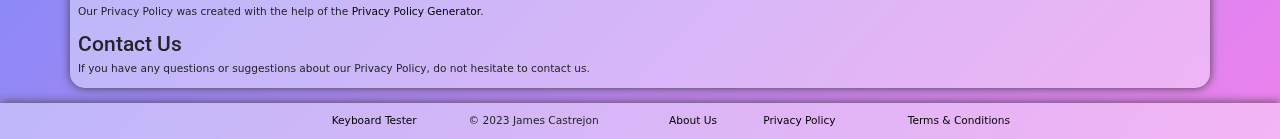
<file: Privacy Policy.html>
<!DOCTYPE html>
<html lang="en">
    <head>
        <title>Privacy Policy</title>
        <meta chartset="utf-8">
        <meta name="viewport" content="width=device-width, initial-scale=1">
        <link rel="stylesheet"  href="styles.css">
        <link rel="stylesheet" href="https://fonts.googleapis.com/css?family=Roboto">
        <script src="scripts.js"></script>
        <!-- Latest compiled and minified CSS -->
        <link href="https://cdn.jsdelivr.net/npm/bootstrap@5.3.2/dist/css/bootstrap.min.css" rel="stylesheet">
        <!-- Latest compiled JavaScript -->
        <script src="https://cdn.jsdelivr.net/npm/bootstrap@5.3.2/dist/js/bootstrap.bundle.min.js"></script>
    </head>
</html>
<body class="d-flex flex-column min-vh-100">
    <div class="container-fluid" id="navbar">
        <div class="row d-flex align-items-center text-center">
            <div class="col-md-2">
                <a href="https://keyboard-tester.net/"><h2>Keyboard Tester</h2></a>
            </div>
            <div class="col-md-7"></div>
            <div class="col-md-1">
                <a href="https://keyboard-tester.net/"><h5>Test Keyboard</h5></a>
            </div>
            <div class="col-md-1">
                <a href="Hangman.html"><h5>Hangman</h5></a>
            </div>
        </div>
    </div>
    <div class="container glass" id="privacyPolicy">
        <h1>Privacy Policy for keyboard-tester.net</h1>

        <p>At Keyboard Tester, accessible from https://keyboard-tester.net/, one of our main priorities is the privacy of our visitors. This Privacy Policy document contains types of information that is collected and recorded by Keyboard Tester and how we use it.</p>

        <p>If you have additional questions or require more information about our Privacy Policy, do not hesitate to contact us.</p>

        <p>This Privacy Policy applies only to our online activities and is valid for visitors to our website with regards to the information that they shared and/or collect in Keyboard Tester. This policy is not applicable to any information collected offline or via channels other than this website.</p>

        <h2>Consent</h2>

        <p>By using our website, you hereby consent to our Privacy Policy and agree to its terms.</p>

        <h2>Information we collect</h2>

        <p>The personal information that you are asked to provide, and the reasons why you are asked to provide it, will be made clear to you at the point we ask you to provide your personal information.</p>
        <p>If you contact us directly, we may receive additional information about you such as your name, email address, phone number, the contents of the message and/or attachments you may send us, and any other information you may choose to provide.</p>
        <p>When you register for an Account, we may ask for your contact information, including items such as name, company name, address, email address, and telephone number.</p>

        <h2>How we use your information</h2>

        <p>We use the information we collect in various ways, including to:</p>

        <ul>
        <li>Provide, operate, and maintain our website</li>
        <li>Improve, personalize, and expand our website</li>
        <li>Understand and analyze how you use our website</li>
        <li>Develop new products, services, features, and functionality</li>
        <li>Communicate with you, either directly or through one of our partners, including for customer service, to provide you with updates and other information relating to the website, and for marketing and promotional purposes</li>
        <li>Send you emails</li>
        <li>Find and prevent fraud</li>
        </ul>

        <h2>Log Files</h2>

        <p>Keyboard Tester follows a standard procedure of using log files. These files log visitors when they visit websites. All hosting companies do this and a part of hosting services' analytics. The information collected by log files include internet protocol (IP) addresses, browser type, Internet Service Provider (ISP), date and time stamp, referring/exit pages, and possibly the number of clicks. These are not linked to any information that is personally identifiable. The purpose of the information is for analyzing trends, administering the site, tracking users' movement on the website, and gathering demographic information.</p>


        <h2>Google DoubleClick DART Cookie</h2>

        <p>Google is one of a third-party vendor on our site. It also uses cookies, known as DART cookies, to serve ads to our site visitors based upon their visit to www.website.com and other sites on the internet. However, visitors may choose to decline the use of DART cookies by visiting the Google ad and content network Privacy Policy at the following URL – <a href="https://policies.google.com/technologies/ads">https://policies.google.com/technologies/ads</a></p>


        <h2>Advertising Partners Privacy Policies</h2>

        <P>You may consult this list to find the Privacy Policy for each of the advertising partners of Keyboard Tester.</p>

        <p>Third-party ad servers or ad networks uses technologies like cookies, JavaScript, or Web Beacons that are used in their respective advertisements and links that appear on Keyboard Tester, which are sent directly to users' browser. They automatically receive your IP address when this occurs. These technologies are used to measure the effectiveness of their advertising campaigns and/or to personalize the advertising content that you see on websites that you visit.</p>

        <p>Note that Keyboard Tester has no access to or control over these cookies that are used by third-party advertisers.</p>

        <h2>Third Party Privacy Policies</h2>

        <p>Keyboard Tester's Privacy Policy does not apply to other advertisers or websites. Thus, we are advising you to consult the respective Privacy Policies of these third-party ad servers for more detailed information. It may include their practices and instructions about how to opt-out of certain options. </p>

        <p>You can choose to disable cookies through your individual browser options. To know more detailed information about cookie management with specific web browsers, it can be found at the browsers' respective websites.</p>

        <h2>CCPA Privacy Rights (Do Not Sell My Personal Information)</h2>

        <p>Under the CCPA, among other rights, California consumers have the right to:</p>
        <p>Request that a business that collects a consumer's personal data disclose the categories and specific pieces of personal data that a business has collected about consumers.</p>
        <p>Request that a business delete any personal data about the consumer that a business has collected.</p>
        <p>Request that a business that sells a consumer's personal data, not sell the consumer's personal data.</p>
        <p>If you make a request, we have one month to respond to you. If you would like to exercise any of these rights, please contact us.</p>

        <h2>GDPR Data Protection Rights</h2>

        <p>We would like to make sure you are fully aware of all of your data protection rights. Every user is entitled to the following:</p>
        <p>The right to access – You have the right to request copies of your personal data. We may charge you a small fee for this service.</p>
        <p>The right to rectification – You have the right to request that we correct any information you believe is inaccurate. You also have the right to request that we complete the information you believe is incomplete.</p>
        <p>The right to erasure – You have the right to request that we erase your personal data, under certain conditions.</p>
        <p>The right to restrict processing – You have the right to request that we restrict the processing of your personal data, under certain conditions.</p>
        <p>The right to object to processing – You have the right to object to our processing of your personal data, under certain conditions.</p>
        <p>The right to data portability – You have the right to request that we transfer the data that we have collected to another organization, or directly to you, under certain conditions.</p>
        <p>If you make a request, we have one month to respond to you. If you would like to exercise any of these rights, please contact us.</p>

        <h2>Children's Information</h2>

        <p>Another part of our priority is adding protection for children while using the internet. We encourage parents and guardians to observe, participate in, and/or monitor and guide their online activity.</p>

        <p>Keyboard Tester does not knowingly collect any Personal Identifiable Information from children under the age of 13. If you think that your child provided this kind of information on our website, we strongly encourage you to contact us immediately and we will do our best efforts to promptly remove such information from our records.</p>

        <h2>Changes to This Privacy Policy</h2>

        <p>We may update our Privacy Policy from time to time. Thus, we advise you to review this page periodically for any changes. We will notify you of any changes by posting the new Privacy Policy on this page. These changes are effective immediately, after they are posted on this page.</p>

        <p>Our Privacy Policy was created with the help of the <a href="https://www.termsfeed.com/privacy-policy-generator/">Privacy Policy Generator</a>.</p>

        <h2>Contact Us</h2>

        <p>If you have any questions or suggestions about our Privacy Policy, do not hesitate to contact us.</p>
    </div>
    <footer class="container-fluid mt-auto" id="footer">
        <div class="row  d-flex align-items-center text-center">
            <div class="col-md-3">
            </div>
            <div class="col-md-1">
                <a href="https://keyboard-tester.net/">Keyboard Tester</a>
            </div>
            <div class="col-md-2">
                <a>&#169 2023 James Castrejon</a>
            </div>
            <div class="col-md-1">
                <a href="about-us.html">About Us</a>
            </div>
            <div class="col-md-1">
                <a href="privacy-policy.html">Privacy Policy</a>
            </div>
            <div class="col-md-2">
                <a href="terms-and-conditions.html">Terms & Conditions</a>
            </div>
            <div class="col-md-2">
        </div>
    </footer>
</body>
</file>
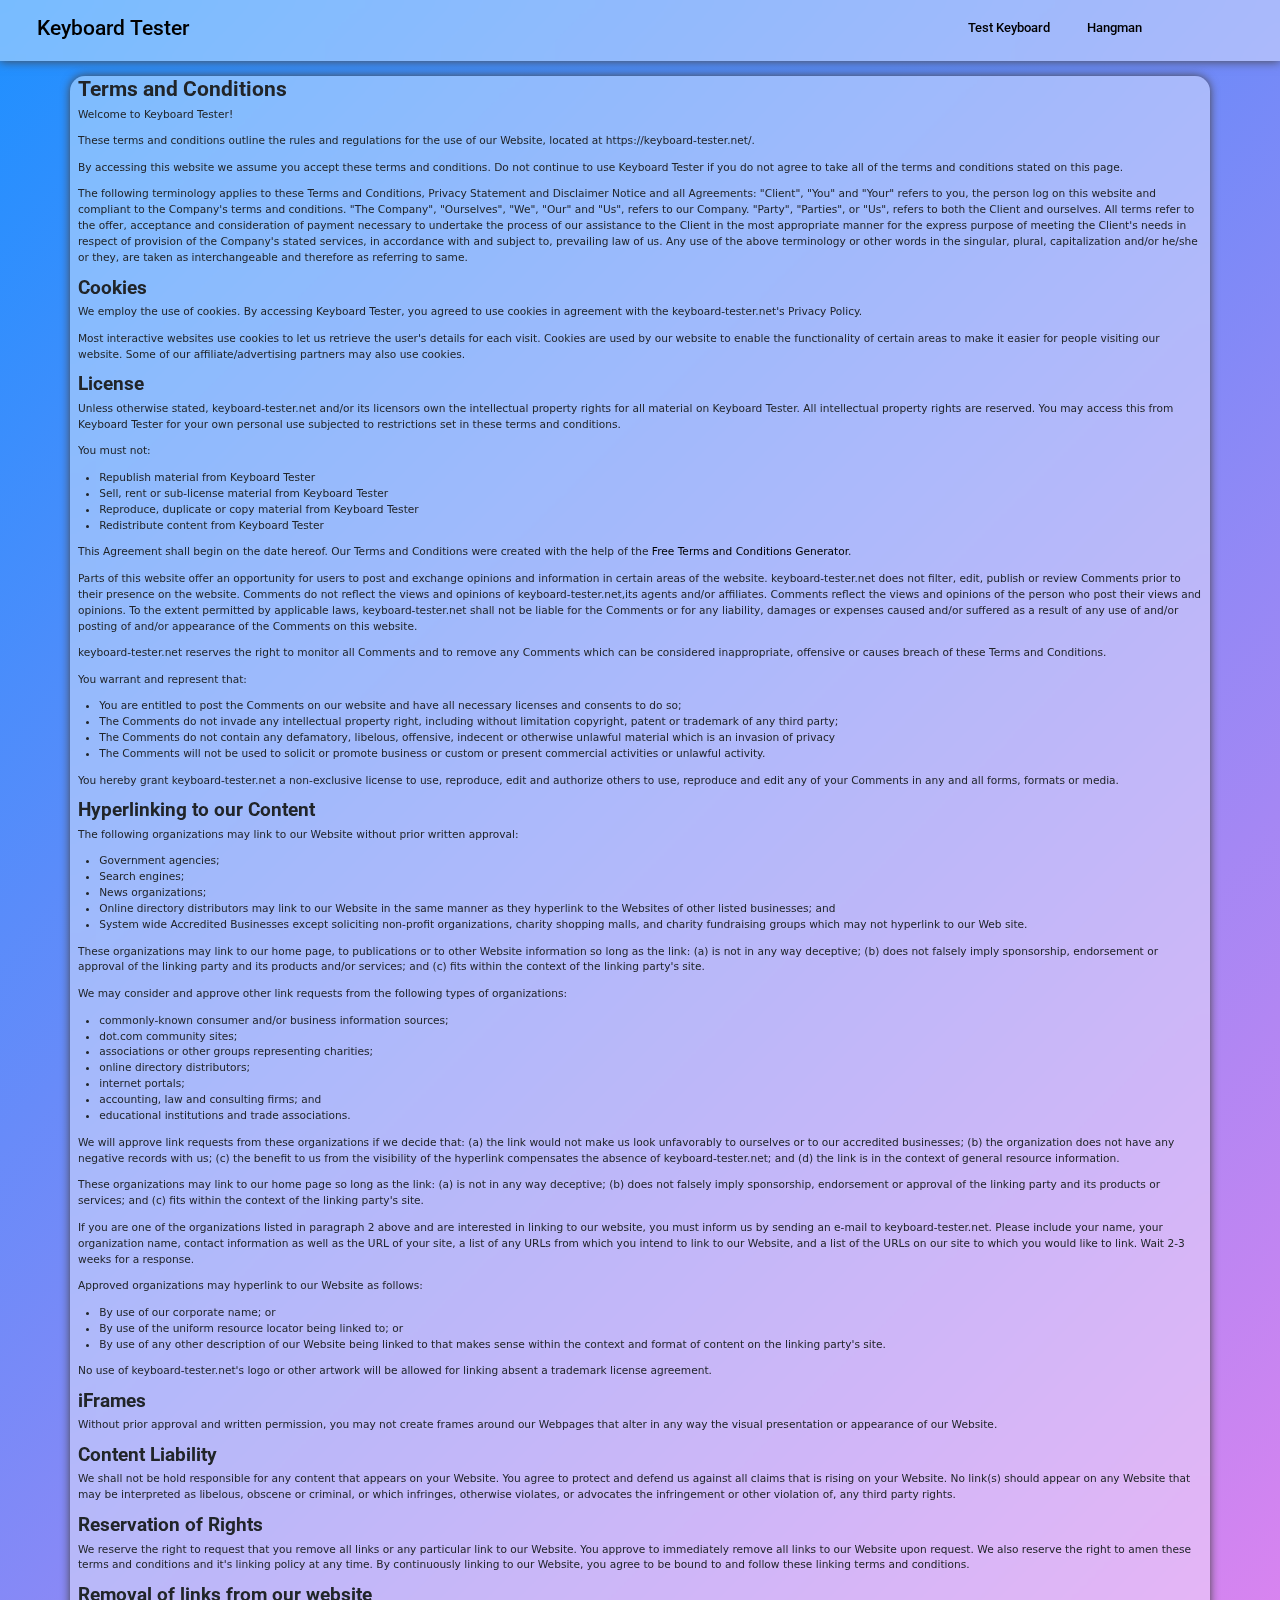
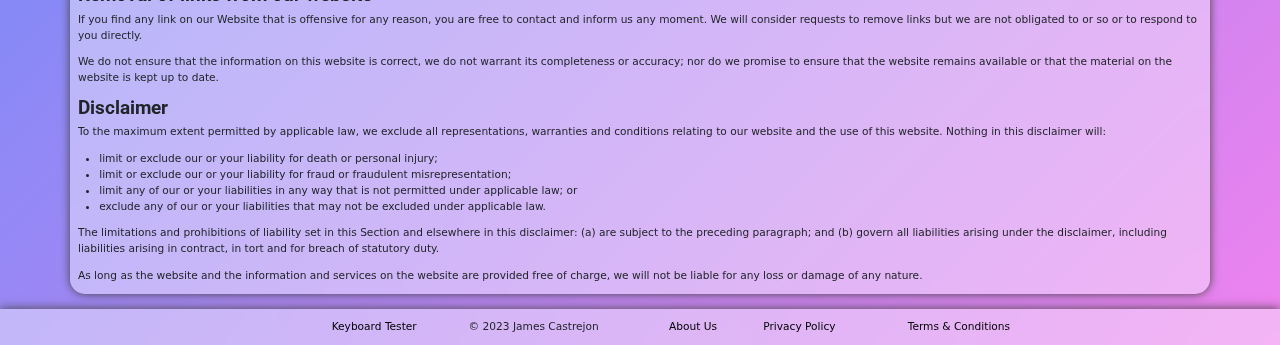
<file: terms and conditions.html>
<!DOCTYPE html>
<html lang="en">
    <head>
        <title>About Us</title>
        <meta chartset="utf-8">
        <meta name="viewport" content="width=device-width, initial-scale=1">
        <link rel="stylesheet"  href="styles.css">
        <link rel="stylesheet" href="https://fonts.googleapis.com/css?family=Roboto">
        <script src="scripts.js"></script>
        <!-- Latest compiled and minified CSS -->
        <link href="https://cdn.jsdelivr.net/npm/bootstrap@5.3.2/dist/css/bootstrap.min.css" rel="stylesheet">
        <!-- Latest compiled JavaScript -->
        <script src="https://cdn.jsdelivr.net/npm/bootstrap@5.3.2/dist/js/bootstrap.bundle.min.js"></script>
    </head>
</html>
<body class="d-flex flex-column min-vh-100">
    <div class="container-fluid" id="navbar">
        <div class="row d-flex align-items-center text-center">
            <div class="col-md-2">
                <a href="https://keyboard-tester.net/"><h2>Keyboard Tester</h2></a>
            </div>
            <div class="col-md-7"></div>
            <div class="col-md-1">
                <a href="https://keyboard-tester.net/"><h5>Test Keyboard</h5></a>
            </div>
            <div class="col-md-1">
                <a href="Hangman.html"><h5>Hangman</h5></a>
            </div>
        </div>
    </div>
    <div class="container glass" id="privacyPolicy"><h2><strong>Terms and Conditions</strong></h2>
        <p>Welcome to Keyboard Tester!</p>

        <p>These terms and conditions outline the rules and regulations for the use of our Website, located at https://keyboard-tester.net/.</p>

        <p>By accessing this website we assume you accept these terms and conditions. Do not continue to use Keyboard Tester if you do not agree to take all of the terms and conditions stated on this page.</p>

        <p>The following terminology applies to these Terms and Conditions, Privacy Statement and Disclaimer Notice and all Agreements: "Client", "You" and "Your" refers to you, the person log on this website and compliant to the Company's terms and conditions. "The Company", "Ourselves", "We", "Our" and "Us", refers to our Company. "Party", "Parties", or "Us", refers to both the Client and ourselves. All terms refer to the offer, acceptance and consideration of payment necessary to undertake the process of our assistance to the Client in the most appropriate manner for the express purpose of meeting the Client's needs in respect of provision of the Company's stated services, in accordance with and subject to, prevailing law of us. Any use of the above terminology or other words in the singular, plural, capitalization and/or he/she or they, are taken as interchangeable and therefore as referring to same.</p>

        <h3><strong>Cookies</strong></h3>

        <p>We employ the use of cookies. By accessing Keyboard Tester, you agreed to use cookies in agreement with the keyboard-tester.net's Privacy Policy. </p>

        <p>Most interactive websites use cookies to let us retrieve the user's details for each visit. Cookies are used by our website to enable the functionality of certain areas to make it easier for people visiting our website. Some of our affiliate/advertising partners may also use cookies.</p>

        <h3><strong>License</strong></h3>

        <p>Unless otherwise stated, keyboard-tester.net and/or its licensors own the intellectual property rights for all material on Keyboard Tester. All intellectual property rights are reserved. You may access this from Keyboard Tester for your own personal use subjected to restrictions set in these terms and conditions.</p>

        <p>You must not:</p>
        <ul>
            <li>Republish material from Keyboard Tester</li>
            <li>Sell, rent or sub-license material from Keyboard Tester</li>
            <li>Reproduce, duplicate or copy material from Keyboard Tester</li>
            <li>Redistribute content from Keyboard Tester</li>
        </ul>

        <p>This Agreement shall begin on the date hereof. Our Terms and Conditions were created with the help of the <a href="https://www.termsandconditionsgenerator.com/">Free Terms and Conditions Generator</a>.</p>

        <p>Parts of this website offer an opportunity for users to post and exchange opinions and information in certain areas of the website. keyboard-tester.net does not filter, edit, publish or review Comments prior to their presence on the website. Comments do not reflect the views and opinions of keyboard-tester.net,its agents and/or affiliates. Comments reflect the views and opinions of the person who post their views and opinions. To the extent permitted by applicable laws, keyboard-tester.net shall not be liable for the Comments or for any liability, damages or expenses caused and/or suffered as a result of any use of and/or posting of and/or appearance of the Comments on this website.</p>

        <p>keyboard-tester.net reserves the right to monitor all Comments and to remove any Comments which can be considered inappropriate, offensive or causes breach of these Terms and Conditions.</p>

        <p>You warrant and represent that:</p>

        <ul>
            <li>You are entitled to post the Comments on our website and have all necessary licenses and consents to do so;</li>
            <li>The Comments do not invade any intellectual property right, including without limitation copyright, patent or trademark of any third party;</li>
            <li>The Comments do not contain any defamatory, libelous, offensive, indecent or otherwise unlawful material which is an invasion of privacy</li>
            <li>The Comments will not be used to solicit or promote business or custom or present commercial activities or unlawful activity.</li>
        </ul>

        <p>You hereby grant keyboard-tester.net a non-exclusive license to use, reproduce, edit and authorize others to use, reproduce and edit any of your Comments in any and all forms, formats or media.</p>

        <h3><strong>Hyperlinking to our Content</strong></h3>

        <p>The following organizations may link to our Website without prior written approval:</p>

        <ul>
            <li>Government agencies;</li>
            <li>Search engines;</li>
            <li>News organizations;</li>
            <li>Online directory distributors may link to our Website in the same manner as they hyperlink to the Websites of other listed businesses; and</li>
            <li>System wide Accredited Businesses except soliciting non-profit organizations, charity shopping malls, and charity fundraising groups which may not hyperlink to our Web site.</li>
        </ul>

        <p>These organizations may link to our home page, to publications or to other Website information so long as the link: (a) is not in any way deceptive; (b) does not falsely imply sponsorship, endorsement or approval of the linking party and its products and/or services; and (c) fits within the context of the linking party's site.</p>

        <p>We may consider and approve other link requests from the following types of organizations:</p>

        <ul>
            <li>commonly-known consumer and/or business information sources;</li>
            <li>dot.com community sites;</li>
            <li>associations or other groups representing charities;</li>
            <li>online directory distributors;</li>
            <li>internet portals;</li>
            <li>accounting, law and consulting firms; and</li>
            <li>educational institutions and trade associations.</li>
        </ul>

        <p>We will approve link requests from these organizations if we decide that: (a) the link would not make us look unfavorably to ourselves or to our accredited businesses; (b) the organization does not have any negative records with us; (c) the benefit to us from the visibility of the hyperlink compensates the absence of keyboard-tester.net; and (d) the link is in the context of general resource information.</p>

        <p>These organizations may link to our home page so long as the link: (a) is not in any way deceptive; (b) does not falsely imply sponsorship, endorsement or approval of the linking party and its products or services; and (c) fits within the context of the linking party's site.</p>

        <p>If you are one of the organizations listed in paragraph 2 above and are interested in linking to our website, you must inform us by sending an e-mail to keyboard-tester.net. Please include your name, your organization name, contact information as well as the URL of your site, a list of any URLs from which you intend to link to our Website, and a list of the URLs on our site to which you would like to link. Wait 2-3 weeks for a response.</p>

        <p>Approved organizations may hyperlink to our Website as follows:</p>

        <ul>
            <li>By use of our corporate name; or</li>
            <li>By use of the uniform resource locator being linked to; or</li>
            <li>By use of any other description of our Website being linked to that makes sense within the context and format of content on the linking party's site.</li>
        </ul>

        <p>No use of keyboard-tester.net's logo or other artwork will be allowed for linking absent a trademark license agreement.</p>

        <h3><strong>iFrames</strong></h3>

        <p>Without prior approval and written permission, you may not create frames around our Webpages that alter in any way the visual presentation or appearance of our Website.</p>

        <h3><strong>Content Liability</strong></h3>

        <p>We shall not be hold responsible for any content that appears on your Website. You agree to protect and defend us against all claims that is rising on your Website. No link(s) should appear on any Website that may be interpreted as libelous, obscene or criminal, or which infringes, otherwise violates, or advocates the infringement or other violation of, any third party rights.</p>

        <h3><strong>Reservation of Rights</strong></h3>

        <p>We reserve the right to request that you remove all links or any particular link to our Website. You approve to immediately remove all links to our Website upon request. We also reserve the right to amen these terms and conditions and it's linking policy at any time. By continuously linking to our Website, you agree to be bound to and follow these linking terms and conditions.</p>

        <h3><strong>Removal of links from our website</strong></h3>

        <p>If you find any link on our Website that is offensive for any reason, you are free to contact and inform us any moment. We will consider requests to remove links but we are not obligated to or so or to respond to you directly.</p>

        <p>We do not ensure that the information on this website is correct, we do not warrant its completeness or accuracy; nor do we promise to ensure that the website remains available or that the material on the website is kept up to date.</p>

        <h3><strong>Disclaimer</strong></h3>

        <p>To the maximum extent permitted by applicable law, we exclude all representations, warranties and conditions relating to our website and the use of this website. Nothing in this disclaimer will:</p>

        <ul>
            <li>limit or exclude our or your liability for death or personal injury;</li>
            <li>limit or exclude our or your liability for fraud or fraudulent misrepresentation;</li>
            <li>limit any of our or your liabilities in any way that is not permitted under applicable law; or</li>
            <li>exclude any of our or your liabilities that may not be excluded under applicable law.</li>
        </ul>

        <p>The limitations and prohibitions of liability set in this Section and elsewhere in this disclaimer: (a) are subject to the preceding paragraph; and (b) govern all liabilities arising under the disclaimer, including liabilities arising in contract, in tort and for breach of statutory duty.</p>

        <p>As long as the website and the information and services on the website are provided free of charge, we will not be liable for any loss or damage of any nature.</p>
    </div>
    <footer class="container-fluid mt-auto" id="footer">
        <div class="row  d-flex align-items-center text-center">
            <div class="col-md-3">
            </div>
            <div class="col-md-1">
                <a href="https://keyboard-tester.net/">Keyboard Tester</a>
            </div>
            <div class="col-md-2">
                <a>&#169 2023 James Castrejon</a>
            </div>
            <div class="col-md-1">
                <a href="about-us.html">About Us</a>
            </div>
            <div class="col-md-1">
                <a href="privacy-policy.html">Privacy Policy</a>
            </div>
            <div class="col-md-2">
                <a href="terms-and-conditions.html">Terms & Conditions</a>
            </div>
            <div class="col-md-2">
        </div>
    </footer>
</body>
</file>
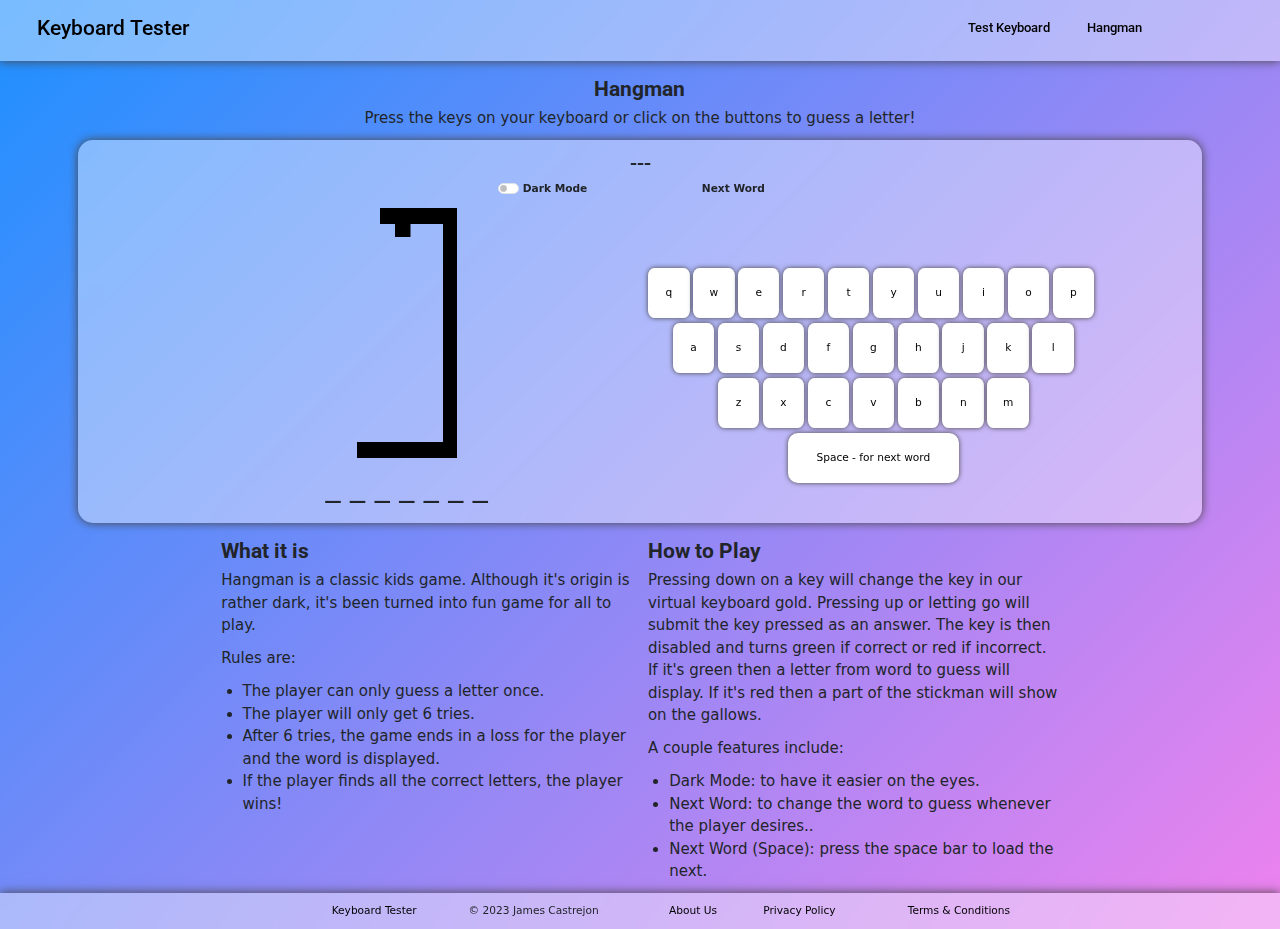
<file: games/hangman.html>
<!DOCTYPE html>
<html lang="en">
    <head>
        <title>Hangman</title>
        <meta chartset="utf-8">
        <meta name="viewport" content="width=device-width, initial-scale=1">
        <meta name="description" content="A simple tool to test your keyboard!">
        <link rel="stylesheet"  href="../styles.css">
        <link rel="stylesheet" href="https://fonts.googleapis.com/css?family=Roboto">
        <script src="games.js"></script>
        <!-- Latest compiled and minified CSS -->
        <link href="https://cdn.jsdelivr.net/npm/bootstrap@5.3.2/dist/css/bootstrap.min.css" rel="stylesheet">
        <!-- Latest compiled JavaScript -->
        <script src="https://cdn.jsdelivr.net/npm/bootstrap@5.3.2/dist/js/bootstrap.bundle.min.js"></script>
    </head>
</html>
<body class="d-flex flex-column min-vh-100">
    <div class="container-fluid" id="navbar">
        <div class="row d-flex align-items-center text-center">
            <div class="title col-md-2">
                <a href="/"><h2>Keyboard Tester</h2></a>
            </div>
            <div class="col-md-7"></div>
            <div class="col-md-1">
                <a href="/"><h5>Test Keyboard</h5></a>
            </div>
            <div class="col-md-1">
                <a href="/games/hangman.html"><h5>Hangman</h5></a>
            </div>
        </div>
    </div>
    <div class="container-fluid d-sm-block" id="intro">
        <div class="row d-flex align-items-center text-center">
            <div class="col-md-1"></div>
            <div class="col-md-10">
                <h2><strong>Hangman</strong></h2>
                <p>Press the keys on your keyboard or click on the buttons to guess a letter!</p>
            </div>
            <div class="col-md-1"></div>
        </div>
    </div>
    <div class="container">
        <div class="d-sm-block glass" id="board">
            <div class="row d-flex align-items-center text-center">
                <h2 id="hangmanStatus">---</h2>
            </div>
            <div class="row d-flex align-items-center text-center">
                <div class="col-md-4"></div>
                <div class="form-check form-switch col-md-2">
                    <input class="form-check-input" id="backgroundSwitch" type="checkbox" role="switch">
                    <label class="form-check-label" for="backgroundSwitch" type="button"><p><strong>Dark Mode</strong></p></label>
                </div>
                <div class="col-md-2">
                    <div id="wordNext" type="button"><p><Strong>Next Word</strong></p></div>
                </div>
                <div class="col-md-3"></div>
            </div>
            <div class="row justify-content-center">
                <div class="col-xs-5 col-sm-5">
                    <div class="list-block">
                        <img id="hangmanImage" src="../images/stickman-6.png" alt="gallows" style="width:100px;height:250px;" class="mx-auto d-block">
                    </div>
                    <div class="list-inline">
                        <p class="lead text-center" id="word">hangman</p>
                    </div>
                </div>
                <div class="col-xs-7 col-lg-5">
                    <div class="list-inline"></div>
                    <div class="list-inline">
                        <button class="hangman" id="key_q">q</button>
                        <button class="hangman" id="key_w">w</button>
                        <button class="hangman" id="key_e">e</button>
                        <button class="hangman" id="key_r">r</button>
                        <button class="hangman" id="key_t">t</button>
                        <button class="hangman" id="key_y">y</button>
                        <button class="hangman" id="key_u">u</button>
                        <button class="hangman" id="key_i">i</button>
                        <button class="hangman" id="key_o">o</button>
                        <button class="hangman" id="key_p">p</button>
                    </div>
                    <div class="list-inline align-items-center text-center">
                        <button class="hangman" id="key_a">a</button>
                        <button class="hangman" id="key_s">s</button>
                        <button class="hangman" id="key_d">d</button>
                        <button class="hangman" id="key_f">f</button>
                        <button class="hangman" id="key_g">g</button>
                        <button class="hangman" id="key_h">h</button>
                        <button class="hangman" id="key_j">j</button>
                        <button class="hangman" id="key_k">k</button>
                        <button class="hangman" id="key_l">l</button>
                    </div>
                    <div class="list-inline align-items-center text-center">
                        <button class="hangman" id="key_z">z</button>
                        <button class="hangman" id="key_x">x</button>
                        <button class="hangman" id="key_c">c</button>
                        <button class="hangman" id="key_v">v</button>
                        <button class="hangman" id="key_b">b</button>
                        <button class="hangman" id="key_n">n</button>
                        <button class="hangman" id="key_m">m</button>
                    </div>
                    <div class="list-inline align-items-center text-center">
                        <button class="space" id="key_space">Space - for next word</button>
                    </div>
                </div>
            </div>
        </div>
    </div>
    <div id="context" class="container-fluid d-sm-block">
        <div class="row">
            <div class="col-md-2"></div>
            <div class="col-md-4">
                <h2><strong>What it is</strong></h2>
                <p>Hangman is a classic kids game. Although it's origin is rather dark, it's been turned into fun game for all to play.</p>
                <p>Rules are:</p>
                <ul>
                    <li>The player can only guess a letter once.</li>
                    <li>The player will only get 6 tries.</li>
                    <li>After 6 tries, the game ends in a loss for the player and the word is displayed.</li>
                    <li>If the player finds all the correct letters, the player wins!</li>
                </ul>
            </div>
            <div class="col-md-4">
                <h2><strong>How to Play</strong></h2>
                <p>Pressing down on a key will change the key in our virtual keyboard gold. Pressing up or letting go will submit the key pressed as an answer. The key is then disabled and turns green if correct or red if incorrect. If it's green then a letter from word to guess will display. If it's red then a part of the stickman will show on the gallows.</p>
                <p>A couple features include:</p>
                <ul>
                    <li>Dark Mode: to have it easier on the eyes.</li>
                    <li>Next Word: to change the word to guess whenever the player desires..</li>
                    <li>Next Word (Space): press the space bar to load the next.</li>
                </ul>
            </div>
            <div class="col-md-2"></div>
        </div>
    </div>
    <footer class="container-fluid mt-auto" id="footer">
        <div class="row d-flex align-items-center text-center">
            <div class="col-md-3">
            </div>
            <div class="title col-md-1">
                <a href="/">Keyboard Tester</a>
            </div>
            <div class="col-md-2">
                <a>&#169 2023 James Castrejon</a>
            </div>
            <div class="col-md-1">
                <a href="/pages/about-us.html">About Us</a>
            </div>
            <div class="col-md-1">
                <a href="/pages/privacy-policy.html">Privacy Policy</a>
            </div>
            <div class="col-md-2">
                <a href="/pages/terms-and-conditions.html">Terms & Conditions</a>
            </div>
            <div class="col-md-2">
        </div>
    </footer>
</body>
</file>
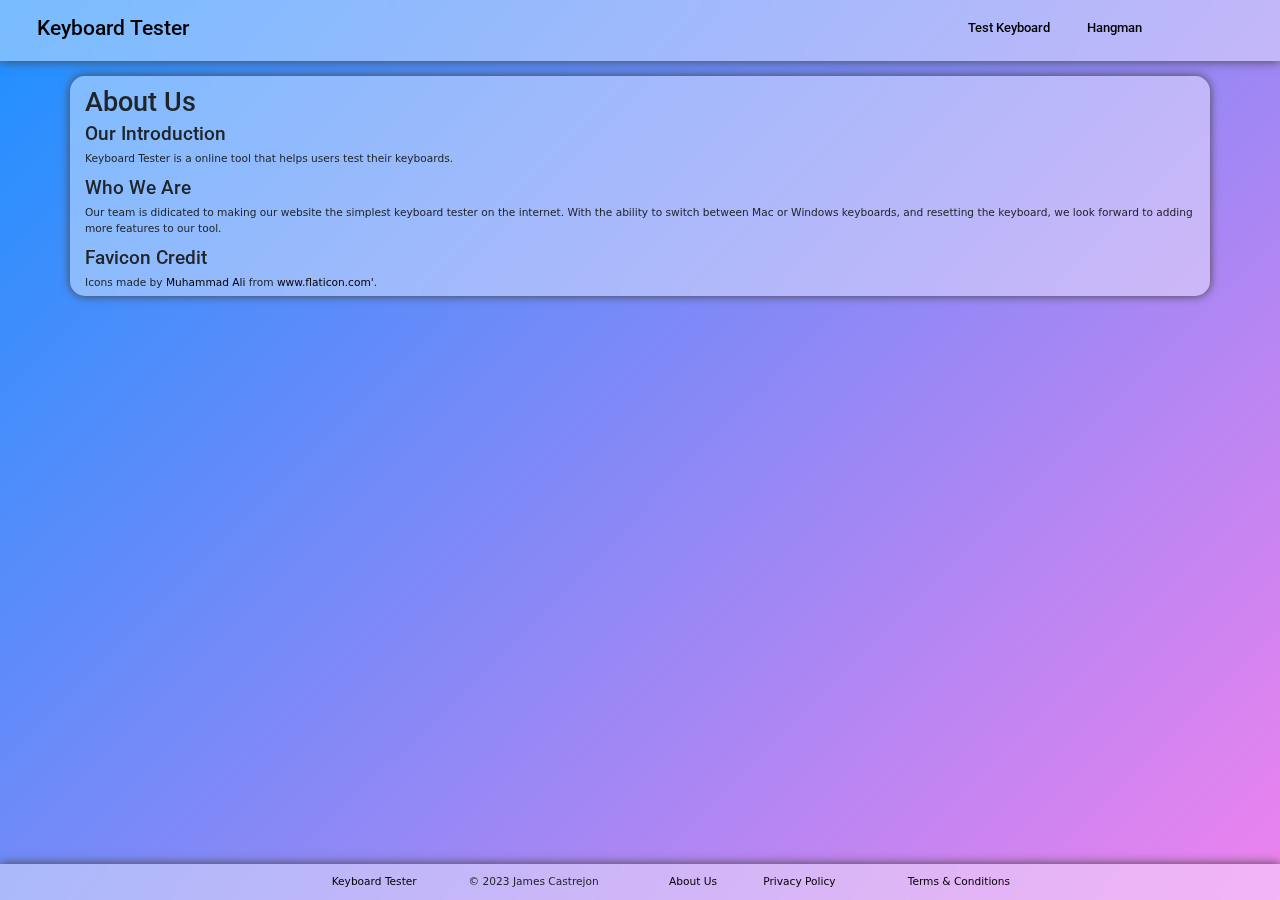
<file: pages/about-us.html>
<!DOCTYPE html>
<html lang="en">
    <head>
        <title>About Us</title>
        <meta chartset="utf-8">
        <meta name="viewport" content="width=device-width, initial-scale=1">
        <link rel="stylesheet"  href="../styles.css">
        <link rel="stylesheet" href="https://fonts.googleapis.com/css?family=Roboto">
        <script src="pages.js"></script>
        <!-- Latest compiled and minified CSS -->
        <link href="https://cdn.jsdelivr.net/npm/bootstrap@5.3.2/dist/css/bootstrap.min.css" rel="stylesheet">
        <!-- Latest compiled JavaScript -->
        <script src="https://cdn.jsdelivr.net/npm/bootstrap@5.3.2/dist/js/bootstrap.bundle.min.js"></script>
    </head>
</html>
<body class="d-flex flex-column min-vh-100">
    <div class="container-fluid" id="navbar">
        <div class="row d-flex align-items-center text-center">
            <div class="title col-md-2">
                <a href="/"><h2>Keyboard Tester</h2></a>
            </div>
            <div class="col-md-7"></div>
            <div class="col-md-1">
                <a href="/"><h5>Test Keyboard</h5></a>
            </div>
            <div class="col-md-1">
                <a href="/games/hangman.html"><h5>Hangman</h5></a>
            </div>
        </div>
    </div>
    <div class="container glass" id="contentBox">
        <h1>About Us</h1>
        <h3>Our Introduction</h3>

        <p>Keyboard Tester is a online tool that helps users test their keyboards.</p>

        <h3>Who We Are</h3>

        <p>Our team is didicated to making our website the simplest keyboard tester on the internet. With the ability to switch between Mac or Windows keyboards, and resetting the keyboard, we look forward to adding more features to our tool.</p>
        
        <h3>Favicon Credit</h3>
        
        <div> Icons made by <a href="https://www.flaticon.com/authors/muhammad-ali" title="Muhammad Ali"> Muhammad Ali </a> from <a href="https://www.flaticon.com/" title="Flaticon">www.flaticon.com'</a>.</div>
    </div>
    <footer class="container-fluid mt-auto" id="footer">
        <div class="row  d-flex align-items-center text-center">
            <div class="col-md-3">
            </div>
            <div class="title col-md-1">
                <a href="/">Keyboard Tester</a>
            </div>
            <div class="col-md-2">
                <a>&#169 2023 James Castrejon</a>
            </div>
            <div class="col-md-1">
                <a href="about-us.html">About Us</a>
            </div>
            <div class="col-md-1">
                <a href="privacy-policy.html">Privacy Policy</a>
            </div>
            <div class="col-md-2">
                <a href="terms-and-conditions.html">Terms & Conditions</a>
            </div>
            <div class="col-md-2">
        </div>
    </footer>
</body>
</file>
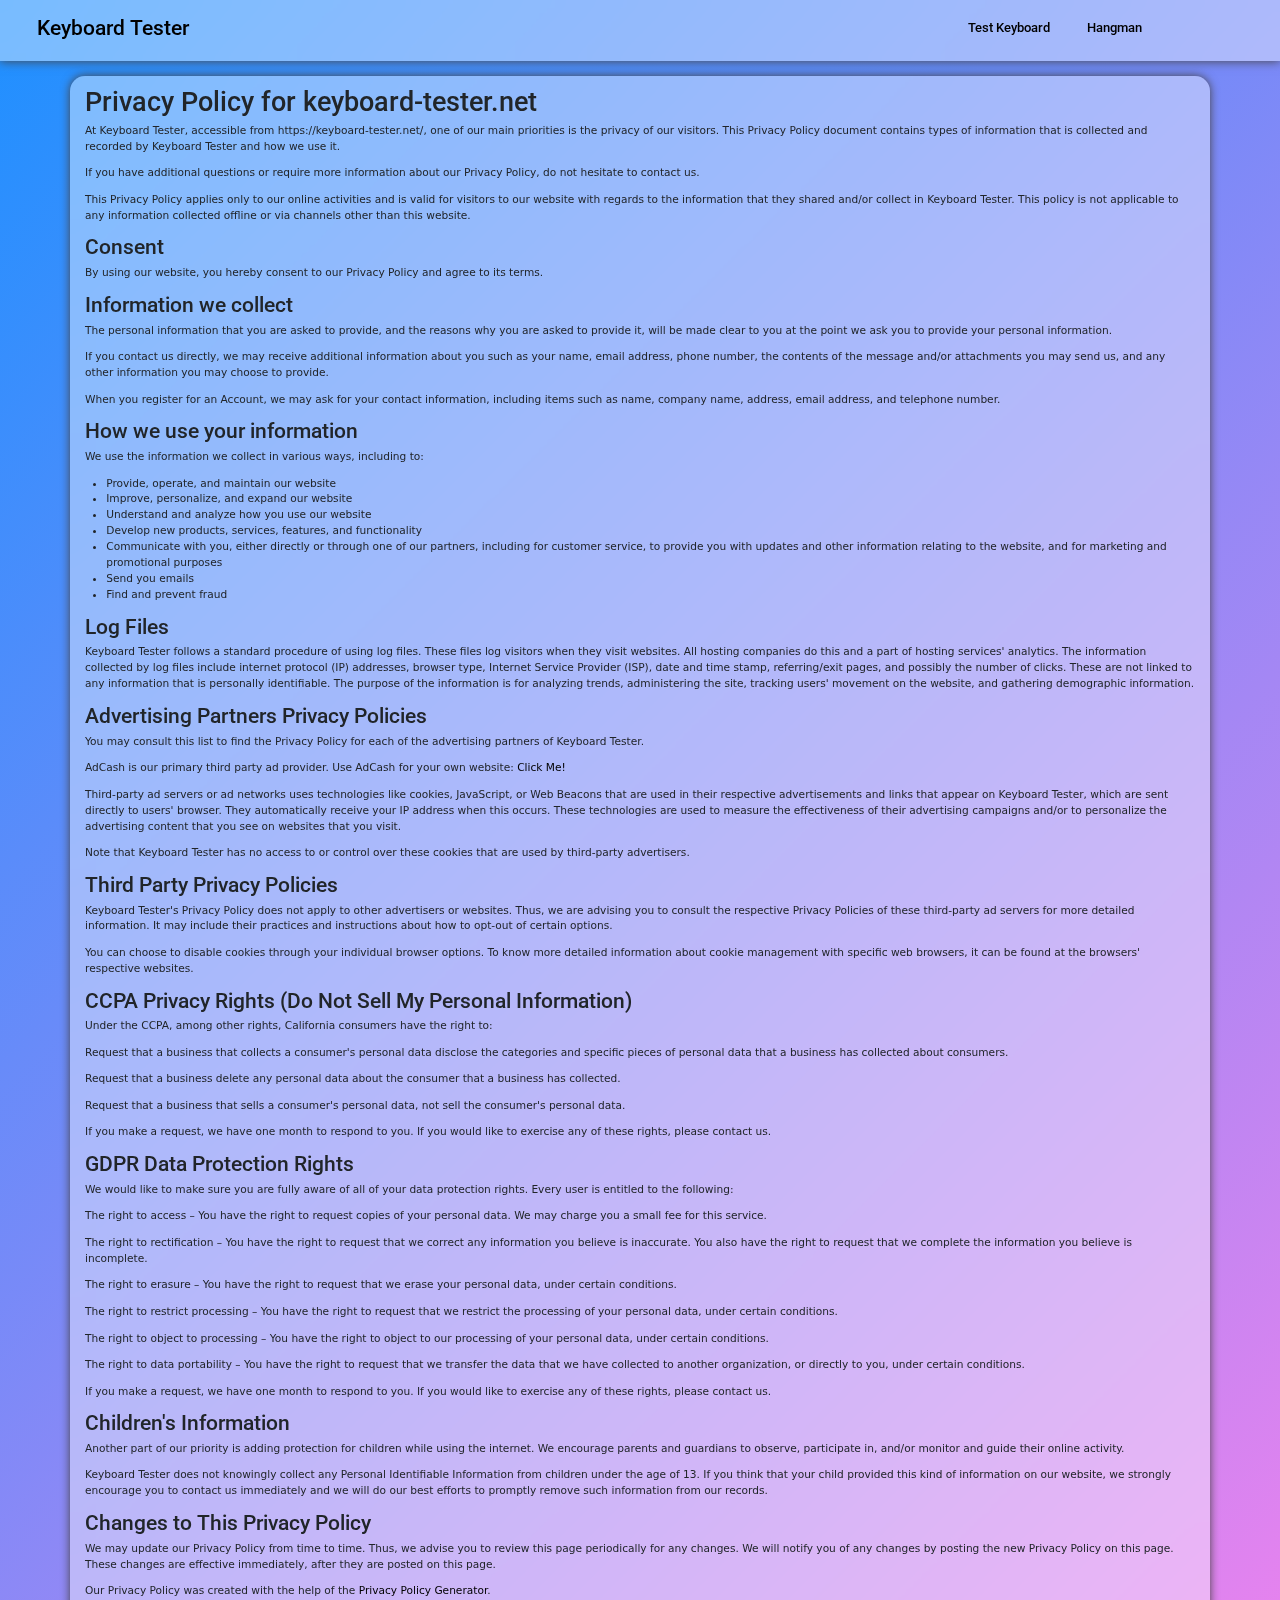
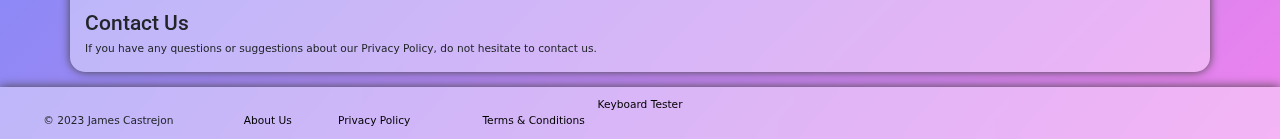
<file: pages/privacy-policy.html>
<!DOCTYPE html>
<html lang="en">
    <head>
        <title>Privacy Policy</title>
        <meta chartset="utf-8">
        <meta name="viewport" content="width=device-width, initial-scale=1">
        <link rel="stylesheet"  href="../styles.css">
        <link rel="stylesheet" href="https://fonts.googleapis.com/css?family=Roboto">
        <script src="pages.js"></script>
        <!-- Latest compiled and minified CSS -->
        <link href="https://cdn.jsdelivr.net/npm/bootstrap@5.3.2/dist/css/bootstrap.min.css" rel="stylesheet">
        <!-- Latest compiled JavaScript -->
        <script src="https://cdn.jsdelivr.net/npm/bootstrap@5.3.2/dist/js/bootstrap.bundle.min.js"></script>
    </head>
</html>
<body class="d-flex flex-column min-vh-100">
    <div class="container-fluid" id="navbar">
        <div class="row d-flex align-items-center text-center">
            <div class="title col-md-2">
                <a href="/"><h2>Keyboard Tester</h2></a>
            </div>
            <div class="col-md-7"></div>
            <div class="col-md-1">
                <a href="/"><h5>Test Keyboard</h5></a>
            </div>
            <div class="col-md-1">
                <a href="/games/hangman.html"><h5>Hangman</h5></a>
            </div>
        </div>
    </div>
    <div class="container glass" id="contentBox">
        <h1>Privacy Policy for keyboard-tester.net</h1>

        <p>At Keyboard Tester, accessible from https://keyboard-tester.net/, one of our main priorities is the privacy of our visitors. This Privacy Policy document contains types of information that is collected and recorded by Keyboard Tester and how we use it.</p>

        <p>If you have additional questions or require more information about our Privacy Policy, do not hesitate to contact us.</p>

        <p>This Privacy Policy applies only to our online activities and is valid for visitors to our website with regards to the information that they shared and/or collect in Keyboard Tester. This policy is not applicable to any information collected offline or via channels other than this website.</p>

        <h2>Consent</h2>

        <p>By using our website, you hereby consent to our Privacy Policy and agree to its terms.</p>

        <h2>Information we collect</h2>

        <p>The personal information that you are asked to provide, and the reasons why you are asked to provide it, will be made clear to you at the point we ask you to provide your personal information.</p>
        <p>If you contact us directly, we may receive additional information about you such as your name, email address, phone number, the contents of the message and/or attachments you may send us, and any other information you may choose to provide.</p>
        <p>When you register for an Account, we may ask for your contact information, including items such as name, company name, address, email address, and telephone number.</p>

        <h2>How we use your information</h2>

        <p>We use the information we collect in various ways, including to:</p>

        <ul>
        <li>Provide, operate, and maintain our website</li>
        <li>Improve, personalize, and expand our website</li>
        <li>Understand and analyze how you use our website</li>
        <li>Develop new products, services, features, and functionality</li>
        <li>Communicate with you, either directly or through one of our partners, including for customer service, to provide you with updates and other information relating to the website, and for marketing and promotional purposes</li>
        <li>Send you emails</li>
        <li>Find and prevent fraud</li>
        </ul>

        <h2>Log Files</h2>

        <p>Keyboard Tester follows a standard procedure of using log files. These files log visitors when they visit websites. All hosting companies do this and a part of hosting services' analytics. The information collected by log files include internet protocol (IP) addresses, browser type, Internet Service Provider (ISP), date and time stamp, referring/exit pages, and possibly the number of clicks. These are not linked to any information that is personally identifiable. The purpose of the information is for analyzing trends, administering the site, tracking users' movement on the website, and gathering demographic information.</p>


        <h2>Advertising Partners Privacy Policies</h2>

        <P>You may consult this list to find the Privacy Policy for each of the advertising partners of Keyboard Tester.</p>

        <p>AdCash is our primary third party ad provider. Use AdCash for your own website: <a href="https://adcash.myadcash.com/register?prmid=WL0KOM0LK7">Click Me!</a></p>

        <p>Third-party ad servers or ad networks uses technologies like cookies, JavaScript, or Web Beacons that are used in their respective advertisements and links that appear on Keyboard Tester, which are sent directly to users' browser. They automatically receive your IP address when this occurs. These technologies are used to measure the effectiveness of their advertising campaigns and/or to personalize the advertising content that you see on websites that you visit.</p>

        <p>Note that Keyboard Tester has no access to or control over these cookies that are used by third-party advertisers.</p>

        <h2>Third Party Privacy Policies</h2>

        <p>Keyboard Tester's Privacy Policy does not apply to other advertisers or websites. Thus, we are advising you to consult the respective Privacy Policies of these third-party ad servers for more detailed information. It may include their practices and instructions about how to opt-out of certain options. </p>

        <p>You can choose to disable cookies through your individual browser options. To know more detailed information about cookie management with specific web browsers, it can be found at the browsers' respective websites.</p>

        <h2>CCPA Privacy Rights (Do Not Sell My Personal Information)</h2>

        <p>Under the CCPA, among other rights, California consumers have the right to:</p>
        <p>Request that a business that collects a consumer's personal data disclose the categories and specific pieces of personal data that a business has collected about consumers.</p>
        <p>Request that a business delete any personal data about the consumer that a business has collected.</p>
        <p>Request that a business that sells a consumer's personal data, not sell the consumer's personal data.</p>
        <p>If you make a request, we have one month to respond to you. If you would like to exercise any of these rights, please contact us.</p>

        <h2>GDPR Data Protection Rights</h2>

        <p>We would like to make sure you are fully aware of all of your data protection rights. Every user is entitled to the following:</p>
        <p>The right to access – You have the right to request copies of your personal data. We may charge you a small fee for this service.</p>
        <p>The right to rectification – You have the right to request that we correct any information you believe is inaccurate. You also have the right to request that we complete the information you believe is incomplete.</p>
        <p>The right to erasure – You have the right to request that we erase your personal data, under certain conditions.</p>
        <p>The right to restrict processing – You have the right to request that we restrict the processing of your personal data, under certain conditions.</p>
        <p>The right to object to processing – You have the right to object to our processing of your personal data, under certain conditions.</p>
        <p>The right to data portability – You have the right to request that we transfer the data that we have collected to another organization, or directly to you, under certain conditions.</p>
        <p>If you make a request, we have one month to respond to you. If you would like to exercise any of these rights, please contact us.</p>

        <h2>Children's Information</h2>

        <p>Another part of our priority is adding protection for children while using the internet. We encourage parents and guardians to observe, participate in, and/or monitor and guide their online activity.</p>

        <p>Keyboard Tester does not knowingly collect any Personal Identifiable Information from children under the age of 13. If you think that your child provided this kind of information on our website, we strongly encourage you to contact us immediately and we will do our best efforts to promptly remove such information from our records.</p>

        <h2>Changes to This Privacy Policy</h2>

        <p>We may update our Privacy Policy from time to time. Thus, we advise you to review this page periodically for any changes. We will notify you of any changes by posting the new Privacy Policy on this page. These changes are effective immediately, after they are posted on this page.</p>

        <p>Our Privacy Policy was created with the help of the <a href="https://www.termsfeed.com/privacy-policy-generator/">Privacy Policy Generator</a>.</p>

        <h2>Contact Us</h2>

        <p>If you have any questions or suggestions about our Privacy Policy, do not hesitate to contact us.</p>
    </div>
    <footer class="container-fluid mt-auto" id="footer">
        <div class="row  d-flex align-items-center text-center">
            <div class="col-md-3">
            </div>
            <div class="titlecol-md-1">
                <a href="/">Keyboard Tester</a>
            </div>
            <div class="col-md-2">
                <a>&#169 2023 James Castrejon</a>
            </div>
            <div class="col-md-1">
                <a href="about-us.html">About Us</a>
            </div>
            <div class="col-md-1">
                <a href="privacy-policy.html">Privacy Policy</a>
            </div>
            <div class="col-md-2">
                <a href="terms-and-conditions.html">Terms & Conditions</a>
            </div>
            <div class="col-md-2">
        </div>
    </footer>
</body>
</file>
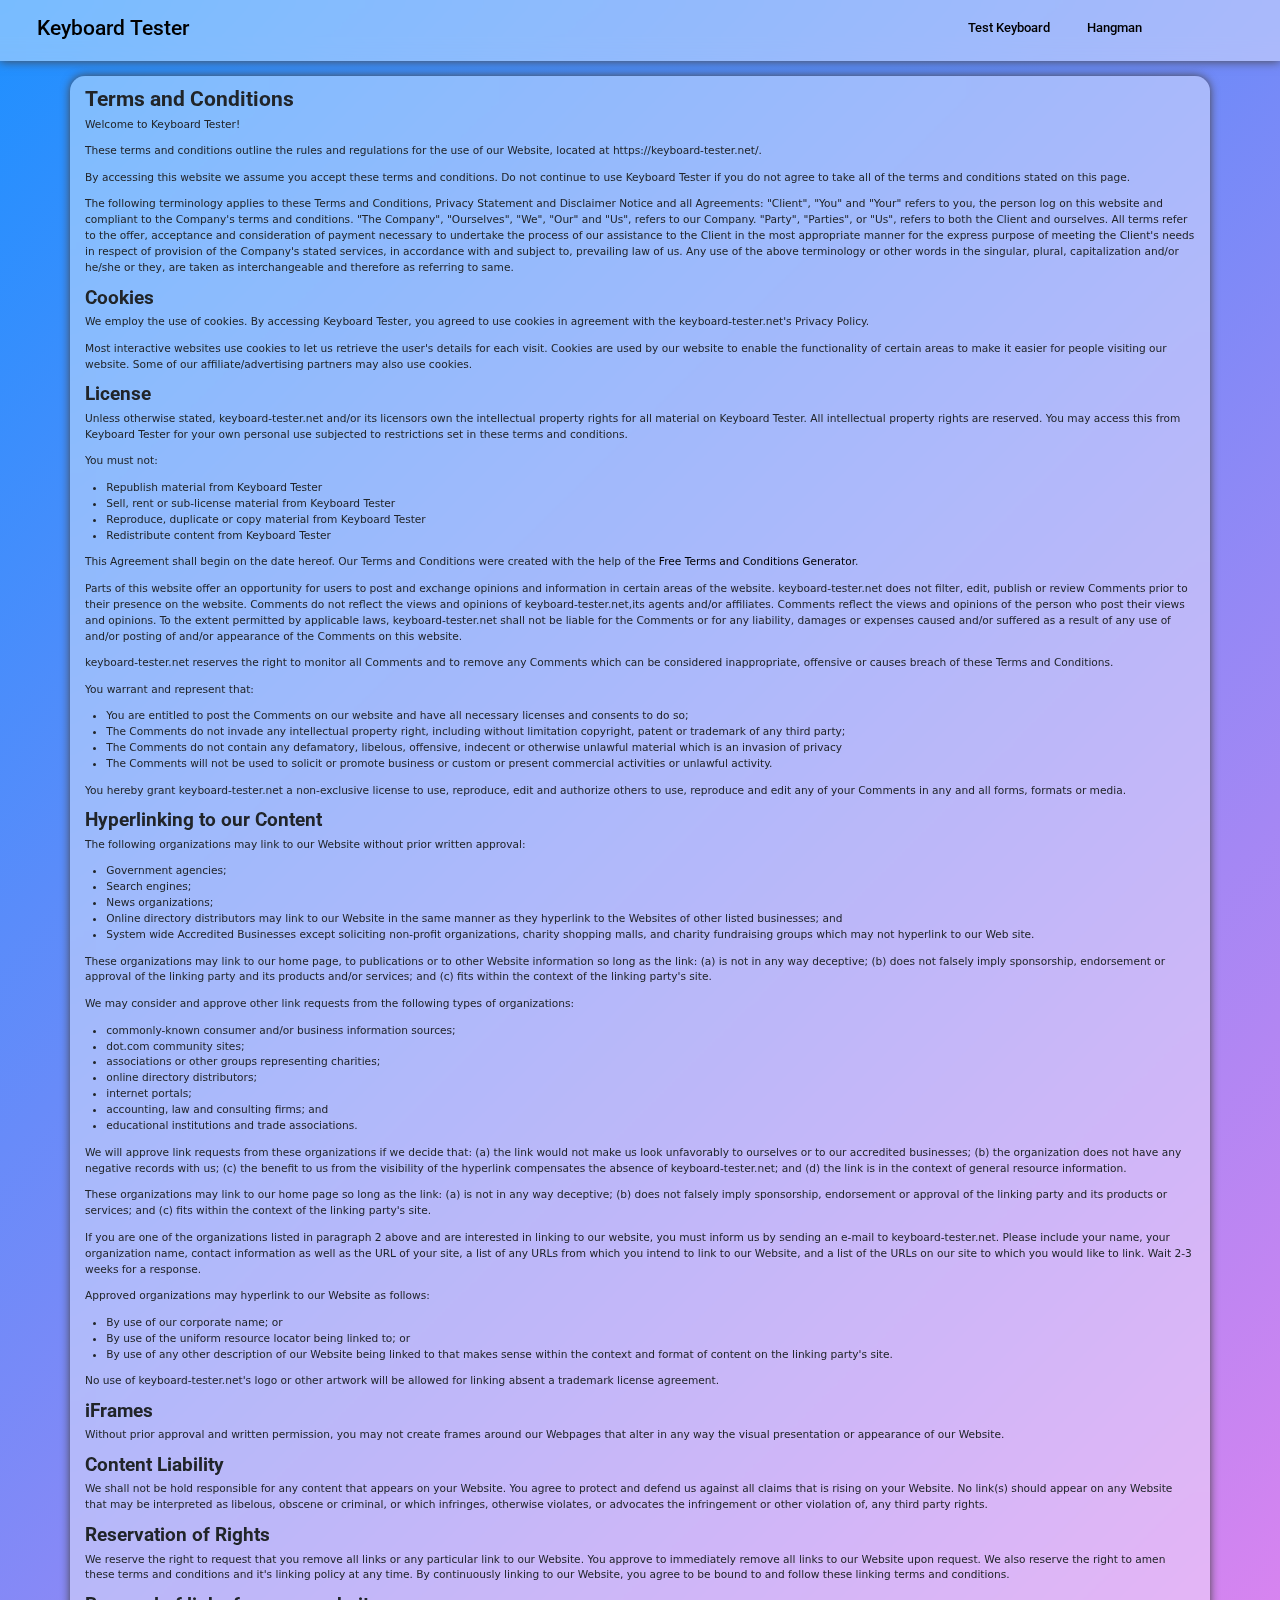
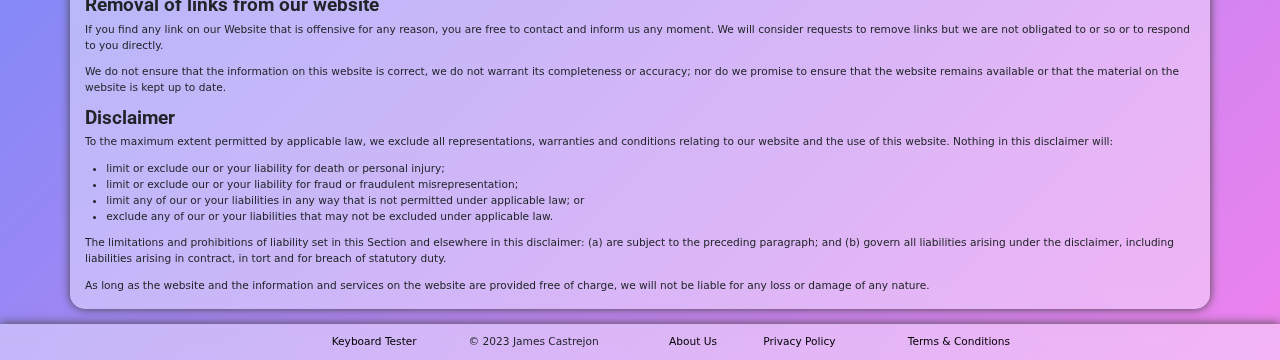
<file: pages/terms and conditions.html>
<!DOCTYPE html>
<html lang="en">
    <head>
        <title>Terms & Conditions</title>
        <meta chartset="utf-8">
        <meta name="viewport" content="width=device-width, initial-scale=1">
        <link rel="stylesheet"  href="../styles.css">
        <link rel="stylesheet" href="https://fonts.googleapis.com/css?family=Roboto">
        <script src="pages.js"></script>
        <!-- Latest compiled and minified CSS -->
        <link href="https://cdn.jsdelivr.net/npm/bootstrap@5.3.2/dist/css/bootstrap.min.css" rel="stylesheet">
        <!-- Latest compiled JavaScript -->
        <script src="https://cdn.jsdelivr.net/npm/bootstrap@5.3.2/dist/js/bootstrap.bundle.min.js"></script>
    </head>
</html>
<body class="d-flex flex-column min-vh-100">
    <div class="container-fluid" id="navbar">
        <div class="row d-flex align-items-center text-center">
            <div class="title col-md-2">
                <a href="/"><h2>Keyboard Tester</h2></a>
            </div>
            <div class="col-md-7"></div>
            <div class="col-md-1">
                <a href="/"><h5>Test Keyboard</h5></a>
            </div>
            <div class="col-md-1">
                <a href="/games/hangman.html"><h5>Hangman</h5></a>
            </div>
        </div>
    </div>
    <div class="container glass" id="contentBox"><h2><strong>Terms and Conditions</strong></h2>
        <p>Welcome to Keyboard Tester!</p>

        <p>These terms and conditions outline the rules and regulations for the use of our Website, located at https://keyboard-tester.net/.</p>

        <p>By accessing this website we assume you accept these terms and conditions. Do not continue to use Keyboard Tester if you do not agree to take all of the terms and conditions stated on this page.</p>

        <p>The following terminology applies to these Terms and Conditions, Privacy Statement and Disclaimer Notice and all Agreements: "Client", "You" and "Your" refers to you, the person log on this website and compliant to the Company's terms and conditions. "The Company", "Ourselves", "We", "Our" and "Us", refers to our Company. "Party", "Parties", or "Us", refers to both the Client and ourselves. All terms refer to the offer, acceptance and consideration of payment necessary to undertake the process of our assistance to the Client in the most appropriate manner for the express purpose of meeting the Client's needs in respect of provision of the Company's stated services, in accordance with and subject to, prevailing law of us. Any use of the above terminology or other words in the singular, plural, capitalization and/or he/she or they, are taken as interchangeable and therefore as referring to same.</p>

        <h3><strong>Cookies</strong></h3>

        <p>We employ the use of cookies. By accessing Keyboard Tester, you agreed to use cookies in agreement with the keyboard-tester.net's Privacy Policy. </p>

        <p>Most interactive websites use cookies to let us retrieve the user's details for each visit. Cookies are used by our website to enable the functionality of certain areas to make it easier for people visiting our website. Some of our affiliate/advertising partners may also use cookies.</p>

        <h3><strong>License</strong></h3>

        <p>Unless otherwise stated, keyboard-tester.net and/or its licensors own the intellectual property rights for all material on Keyboard Tester. All intellectual property rights are reserved. You may access this from Keyboard Tester for your own personal use subjected to restrictions set in these terms and conditions.</p>

        <p>You must not:</p>
        <ul>
            <li>Republish material from Keyboard Tester</li>
            <li>Sell, rent or sub-license material from Keyboard Tester</li>
            <li>Reproduce, duplicate or copy material from Keyboard Tester</li>
            <li>Redistribute content from Keyboard Tester</li>
        </ul>

        <p>This Agreement shall begin on the date hereof. Our Terms and Conditions were created with the help of the <a href="https://www.termsandconditionsgenerator.com/">Free Terms and Conditions Generator</a>.</p>

        <p>Parts of this website offer an opportunity for users to post and exchange opinions and information in certain areas of the website. keyboard-tester.net does not filter, edit, publish or review Comments prior to their presence on the website. Comments do not reflect the views and opinions of keyboard-tester.net,its agents and/or affiliates. Comments reflect the views and opinions of the person who post their views and opinions. To the extent permitted by applicable laws, keyboard-tester.net shall not be liable for the Comments or for any liability, damages or expenses caused and/or suffered as a result of any use of and/or posting of and/or appearance of the Comments on this website.</p>

        <p>keyboard-tester.net reserves the right to monitor all Comments and to remove any Comments which can be considered inappropriate, offensive or causes breach of these Terms and Conditions.</p>

        <p>You warrant and represent that:</p>

        <ul>
            <li>You are entitled to post the Comments on our website and have all necessary licenses and consents to do so;</li>
            <li>The Comments do not invade any intellectual property right, including without limitation copyright, patent or trademark of any third party;</li>
            <li>The Comments do not contain any defamatory, libelous, offensive, indecent or otherwise unlawful material which is an invasion of privacy</li>
            <li>The Comments will not be used to solicit or promote business or custom or present commercial activities or unlawful activity.</li>
        </ul>

        <p>You hereby grant keyboard-tester.net a non-exclusive license to use, reproduce, edit and authorize others to use, reproduce and edit any of your Comments in any and all forms, formats or media.</p>

        <h3><strong>Hyperlinking to our Content</strong></h3>

        <p>The following organizations may link to our Website without prior written approval:</p>

        <ul>
            <li>Government agencies;</li>
            <li>Search engines;</li>
            <li>News organizations;</li>
            <li>Online directory distributors may link to our Website in the same manner as they hyperlink to the Websites of other listed businesses; and</li>
            <li>System wide Accredited Businesses except soliciting non-profit organizations, charity shopping malls, and charity fundraising groups which may not hyperlink to our Web site.</li>
        </ul>

        <p>These organizations may link to our home page, to publications or to other Website information so long as the link: (a) is not in any way deceptive; (b) does not falsely imply sponsorship, endorsement or approval of the linking party and its products and/or services; and (c) fits within the context of the linking party's site.</p>

        <p>We may consider and approve other link requests from the following types of organizations:</p>

        <ul>
            <li>commonly-known consumer and/or business information sources;</li>
            <li>dot.com community sites;</li>
            <li>associations or other groups representing charities;</li>
            <li>online directory distributors;</li>
            <li>internet portals;</li>
            <li>accounting, law and consulting firms; and</li>
            <li>educational institutions and trade associations.</li>
        </ul>

        <p>We will approve link requests from these organizations if we decide that: (a) the link would not make us look unfavorably to ourselves or to our accredited businesses; (b) the organization does not have any negative records with us; (c) the benefit to us from the visibility of the hyperlink compensates the absence of keyboard-tester.net; and (d) the link is in the context of general resource information.</p>

        <p>These organizations may link to our home page so long as the link: (a) is not in any way deceptive; (b) does not falsely imply sponsorship, endorsement or approval of the linking party and its products or services; and (c) fits within the context of the linking party's site.</p>

        <p>If you are one of the organizations listed in paragraph 2 above and are interested in linking to our website, you must inform us by sending an e-mail to keyboard-tester.net. Please include your name, your organization name, contact information as well as the URL of your site, a list of any URLs from which you intend to link to our Website, and a list of the URLs on our site to which you would like to link. Wait 2-3 weeks for a response.</p>

        <p>Approved organizations may hyperlink to our Website as follows:</p>

        <ul>
            <li>By use of our corporate name; or</li>
            <li>By use of the uniform resource locator being linked to; or</li>
            <li>By use of any other description of our Website being linked to that makes sense within the context and format of content on the linking party's site.</li>
        </ul>

        <p>No use of keyboard-tester.net's logo or other artwork will be allowed for linking absent a trademark license agreement.</p>

        <h3><strong>iFrames</strong></h3>

        <p>Without prior approval and written permission, you may not create frames around our Webpages that alter in any way the visual presentation or appearance of our Website.</p>

        <h3><strong>Content Liability</strong></h3>

        <p>We shall not be hold responsible for any content that appears on your Website. You agree to protect and defend us against all claims that is rising on your Website. No link(s) should appear on any Website that may be interpreted as libelous, obscene or criminal, or which infringes, otherwise violates, or advocates the infringement or other violation of, any third party rights.</p>

        <h3><strong>Reservation of Rights</strong></h3>

        <p>We reserve the right to request that you remove all links or any particular link to our Website. You approve to immediately remove all links to our Website upon request. We also reserve the right to amen these terms and conditions and it's linking policy at any time. By continuously linking to our Website, you agree to be bound to and follow these linking terms and conditions.</p>

        <h3><strong>Removal of links from our website</strong></h3>

        <p>If you find any link on our Website that is offensive for any reason, you are free to contact and inform us any moment. We will consider requests to remove links but we are not obligated to or so or to respond to you directly.</p>

        <p>We do not ensure that the information on this website is correct, we do not warrant its completeness or accuracy; nor do we promise to ensure that the website remains available or that the material on the website is kept up to date.</p>

        <h3><strong>Disclaimer</strong></h3>

        <p>To the maximum extent permitted by applicable law, we exclude all representations, warranties and conditions relating to our website and the use of this website. Nothing in this disclaimer will:</p>

        <ul>
            <li>limit or exclude our or your liability for death or personal injury;</li>
            <li>limit or exclude our or your liability for fraud or fraudulent misrepresentation;</li>
            <li>limit any of our or your liabilities in any way that is not permitted under applicable law; or</li>
            <li>exclude any of our or your liabilities that may not be excluded under applicable law.</li>
        </ul>

        <p>The limitations and prohibitions of liability set in this Section and elsewhere in this disclaimer: (a) are subject to the preceding paragraph; and (b) govern all liabilities arising under the disclaimer, including liabilities arising in contract, in tort and for breach of statutory duty.</p>

        <p>As long as the website and the information and services on the website are provided free of charge, we will not be liable for any loss or damage of any nature.</p>
    </div>
    <footer class="container-fluid mt-auto" id="footer">
        <div class="row  d-flex align-items-center text-center">
            <div class="col-md-3">
            </div>
            <div class="title col-md-1">
                <a href="/">Keyboard Tester</a>
            </div>
            <div class="col-md-2">
                <a>&#169 2023 James Castrejon</a>
            </div>
            <div class="col-md-1">
                <a href="about-us.html">About Us</a>
            </div>
            <div class="col-md-1">
                <a href="privacy-policy.html">Privacy Policy</a>
            </div>
            <div class="col-md-2">
                <a href="terms-and-conditions.html">Terms & Conditions</a>
            </div>
            <div class="col-md-2">
        </div>
    </footer>
</body>
</file>
<file: styles.css>
html {
    font-size: max(0.83vw, 10px);
    min-height: 100%;
}
body,h1,h2,h3,h4,h5,h6, button {font-family: Roboto, sans-serif;}
body {
    overflow-x: hidden;
    overscroll-behavior-y: none;
    background: linear-gradient(135deg, #1e90ff, #ee82ee);
}
#navbar {
    box-shadow: 0px 0px 10px #474343;
    width: 100%;
    height: auto;
    background: rgba(255, 255, 255, .4);
    backdrop-filter: blur(10px);
    margin-bottom: 15px;
    padding: 15px;
}
a:link, a:visited {
    color: black;
    text-decoration: none;
}
a:hover {
    text-decoration: underline;
    color: white;
}
.title a:hover {
    text-decoration: none;
    color: black;
}
#keyboardContainer {
    min-width: 549px;
}
.glass {
    background: rgba(255, 255, 255, .4);
    backdrop-filter: blur(10px);
    box-shadow: 0px 0px 10px #474343;
    border-radius: 15px;
    margin-bottom: 15px;
}
#keyboard {
    border-color: gray;
    margin-bottom: 15px;
    padding: 10px;
}
.form-check-input {
    float: none !important;
}
#history {
    min-height: 35px;
    max-height: 100px;
    border: none;
    background: white;
    padding: 5px;
    box-shadow: 0px 0px 5px #474343;
    overflow-wrap: break-word;
}
#keyboardMacs {
    display: none;
}
.list-inline {
    margin-top: 5px;
    height: 50px;
}
.in-between {
    width: 1.32%;
    height: 10px;
    visibility: hidden;
}
button {
    color: black;
    height: 50px;
    border: none;
    background: white;
    box-shadow: 0px 0px 5px #474343;
    transition-duration: 0.1s;
}
button.one {
    width: 6%;
    border-radius: 15%;
}
button.two {
    width: 31.59%;
    border-radius: 15%;
}
button.three {
    width: 23.3%;
    border-radius: 15%;
}
.empty-fn {
    width: 4.48%;
    visibility: hidden;
}
.empty-space {
    width: 31.59%;
    visibility: hidden;
}
.macfn {
    width: 6.61%;
    border-radius: 10px;
}
.grayed {
    background: LightGray;
}
.back {
    width: 14.6%;
    border-radius: 10px;
}
.tab, .slace {
    width: 10.3%;
    border-radius: 10px;
}
.caps {
    width: 12%;
    border-radius: 10px;
}
.ent-btn {
    width: 15.1%;
    border-radius: 10px;
}
.shift {
    width: 16.87%;
    border-radius: 10px;
}
.space {
    width: 38%;
    border-radius: 10px;
}
.other {
    width: 8.28%;
    border-radius: 10px;
}
.macother {
    width: 10.5%;
    border-radius: 10px;
}
.v-btn {
    width: 23.3%;
    height: 105px;
    border-radius: 10px;
    float: right;
    position: relative;
    z-index: 10;
}
.zero {
    width: 48.5%;
    border-radius: 10px;
}
#keyboardNotice {
    margin: 15px;
    border-color: gray;
    padding: 10px 10px 1px 10px;
}
#contentBox {
    padding: 10px 15px 5px;
}
#footer {
    box-shadow: 0px 0px 10px #474343;
    width: 100%;
    height: auto;
    background: rgba(255, 255, 255, .4);
    backdrop-filter: blur(10px);
    margin-top: 15px;
    padding: 10px;
}

/*MARK: Hangman game*/

#board {
    border-color: gray;
    margin-bottom: 15px;
    padding: 10px;
}
#word {
    font-size: 30px;
}
button.hangman {
    width: 9.23%;
    border-radius: 15%;
}

/*MARK: Both*/

#intro, #context {
    font-size: max(0.9vw, 15px);
}
</file>
<file: StyleSheet.css>
html {
    font-size: max(0.83vw, 10px);
    position: relative;
    min-height: 100%;
}
body {
    overscroll-behavior-y: none;
    background: linear-gradient(270deg, #00FA9A, #1e90ff, #ee82ee, #FF4500);
    background-size: 600% 600%;

    -webkit-animation: AnimationName 30s ease infinite;
    -moz-animation: AnimationName 30s ease infinite;
    -o-animation: AnimationName 30s ease infinite;
    animation: AnimationName 30s ease infinite;
}
@-webkit-keyframes AnimationName {
    0%{background-position:0% 50%}
    50%{background-position:100% 50%}
    100%{background-position:0% 50%}
}
@-moz-keyframes AnimationName {
    0%{background-position:0% 50%}
    50%{background-position:100% 50%}
    100%{background-position:0% 50%}
}
@-o-keyframes AnimationName {
    0%{background-position:0% 50%}
    50%{background-position:100% 50%}
    100%{background-position:0% 50%}
}
@keyframes AnimationName {
    0%{background-position:0% 50%}
    50%{background-position:100% 50%}
    100%{background-position:0% 50%}
}
#navbar {
    box-shadow: 0px 0px 10px #474343;
    width: 100%;
    height: auto;
    background: rgba(255, 255, 255, .4);
    backdrop-filter: blur(10px);
    margin-bottom: 15px;
    padding: 15px;
}
a:link, a:visited {
    color: black;
    text-decoration: none;
}
a:hover {
    text-decoration: underline;
    color: white;
}
a:active {
    text-decoration: underline;
    color: white;
}
.container {
    min-width: 549px;
}
#keyboard {
    background: rgba(255, 255, 255, .4);
    backdrop-filter: blur(10px);
    box-shadow: 0px 0px 10px #474343;
    border-radius: 15px;
    border-color: gray;
    margin-bottom: 15px;
    padding: 10px;
    container-type: inline-size;
}
.form-check-input {
    float: none !important;
}
#history {
    min-height: 35px;
    max-height: 100px;
    border: none;
    background: white;
    padding: 5px;
    box-shadow: 0px 0px 5px #474343;
    overflow-wrap: break-word;
}
#keyboardMacs {
    display: none;
}
.list-inline {
    margin-top: 5px;
    height: 50px;
}
.in-between {
    width: 1.32%;
    height: 10px;
    visibility: hidden;
}
button {
    color: black;
    height: 50px;
    border: none;
    background: white;
    box-shadow: 0px 0px 5px #474343;
    transition-duration: 0.1s;
}
button.one {
    width: 6%;
    border-radius: 15%;
}
button.two {
    width: 31.59%;
    border-radius: 15%;
}
button.three {
    width: 23.3%;
    border-radius: 15%;
}
.empty-fn {
    width: 4.48%;
    visibility: hidden;
}
.empty-space {
    width: 31.59%;
    visibility: hidden;
}
.macfn {
    width: 6.61%;
    border-radius: 10px;
}
.grayed {
    background: LightGray;
}
.back {
    width: 14.6%;
    border-radius: 10px;
}
.tab, .slace {
    width: 10.3%;
    border-radius: 10px;
}
.caps {
    width: 12%;
    border-radius: 10px;
}
.ent-btn {
    width: 15.1%;
    border-radius: 10px;
}
.shift {
    width: 16.87%;
    border-radius: 10px;
}
.space {
    width: 38%;
    border-radius: 10px;
}
.other {
    width: 8.28%;
    border-radius: 10px;
}
.macother {
    width: 10.5%;
    border-radius: 10px;
}
.v-btn {
    width: 23.3%;
    height: 105px;
    border-radius: 10px;
    float: right;
    position: relative;
    z-index: 10;
}
.zero {
    width: 48.5%;
    border-radius: 10px;
}
#keyboardNotice {
    margin: 15px;
    background: rgba(255, 255, 255, .4);
    backdrop-filter: blur(10px);
    box-shadow: 0px 0px 10px #474343;
    border-radius: 15px;
    border-color: gray;
    padding: 10px 10px 1px 10px;
}
#footer {
    position: absolute;
    bottom: 0;
    box-shadow: 0px 0px 10px #474343;
    width: 100%;
    height: auto;
    background: rgba(255, 255, 255, .4);
    backdrop-filter: blur(10px);
    margin-top: 15px;
    margin-bottom: -5px;
    padding: 10px;
}
</file>
